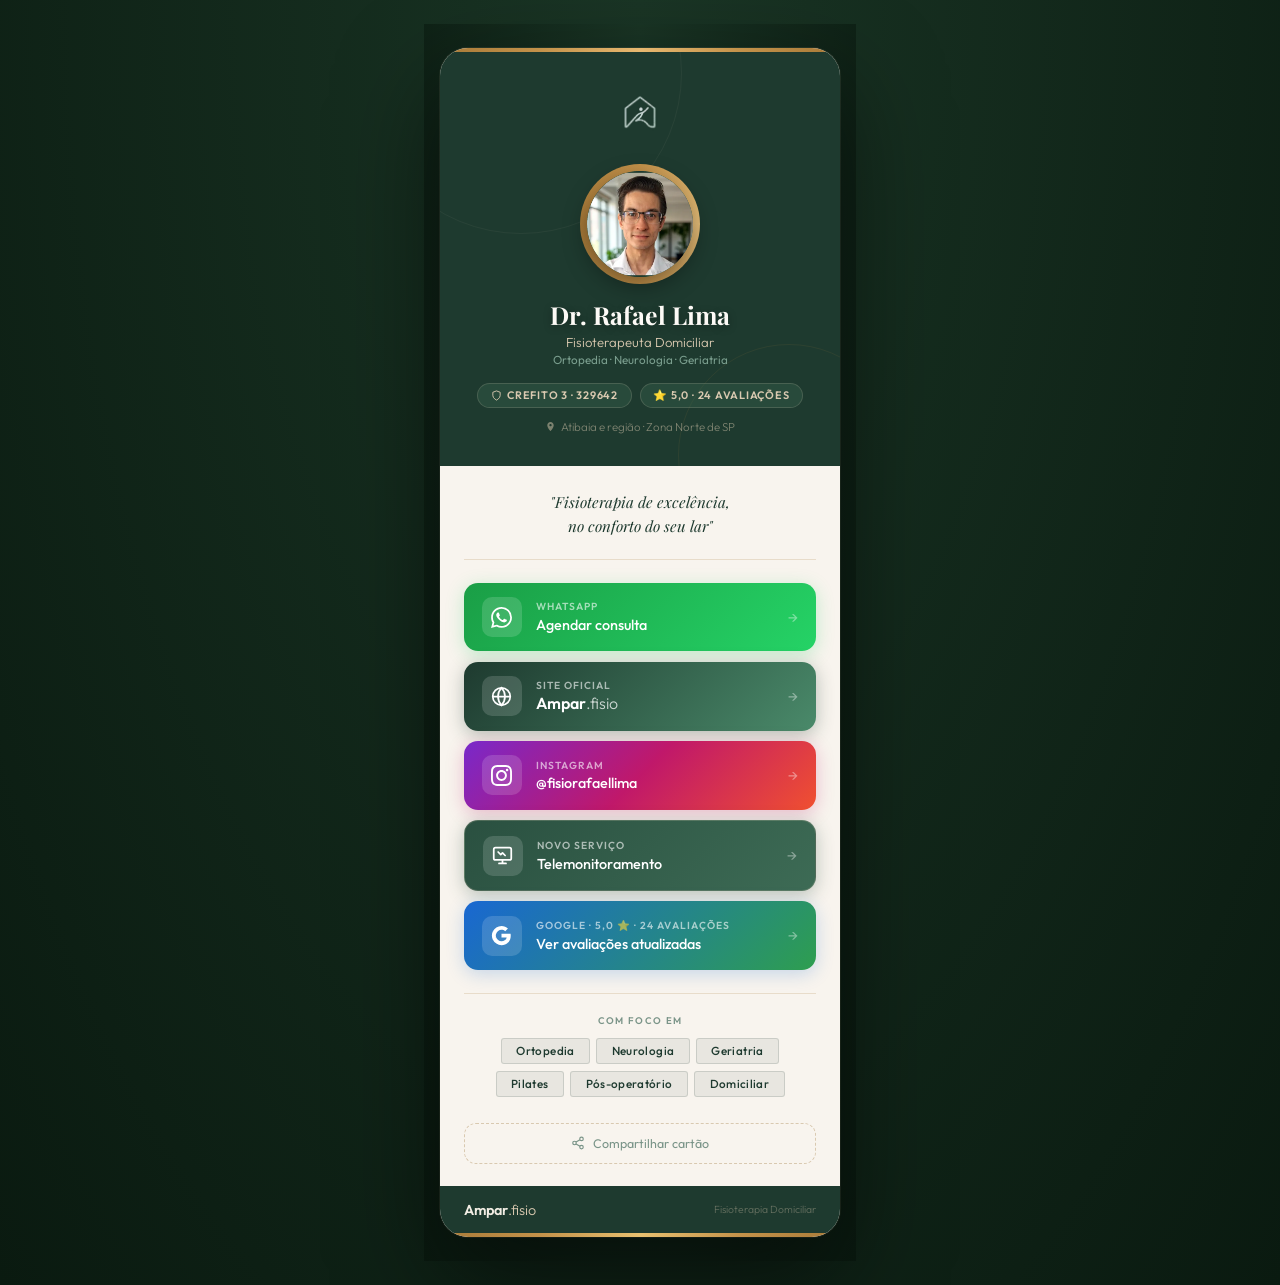
<file: cartao.html>
<!DOCTYPE html>
<html lang="pt-BR">
<head>
  <!-- Google tag (gtag.js): GA4 + Google Ads, configured in analytics.js -->
  <script async src="https://www.googletagmanager.com/gtag/js?id=G-QHZ48VES93"></script>
  <script src="analytics.js"></script>
<meta charset="UTF-8">
<meta name="viewport" content="width=device-width, initial-scale=1.0, maximum-scale=1.0">
<title>Dr. Rafael Lima — Ampar.fisio</title>
<link href="https://fonts.googleapis.com/css2?family=Playfair+Display:ital,wght@0,400;0,700;1,400&family=Outfit:wght@300;400;500;600&display=swap" rel="stylesheet">
<style>
  :root {
    --forest:#1E3A2F; --forest-mid:#2A5040; --forest-light:#3D6B55;
    --sage:#7A9E8E; --sand:#D9C9B0; --sand-light:#E8DCCA;
    --cream:#F2EDE4; --cream-light:#F8F4EE; --white:#FDFAF6;
    --gold:#C4924A; --gold-dark:#A87A38;
    --ink:#18261E; --ink-mid:#3A5044; --ink-light:#7A9488;
  }
  *{box-sizing:border-box;margin:0;padding:0;-webkit-tap-highlight-color:transparent;}
  html,body{
    font-family:'Outfit',sans-serif;
    min-height:100vh;
    background:radial-gradient(ellipse at top,#1a3525 0%,#0a1a10 100%);
    display:flex;align-items:center;justify-content:center;
    padding:1.5rem 1rem;
  }

  .card{
    width:100%;max-width:400px;
    border-radius:28px;
    overflow:hidden;
    box-shadow:0 40px 100px rgba(0,0,0,0.55),0 0 0 1px rgba(217,201,176,0.1);
    background:var(--cream-light);
    animation:cardIn 0.6s cubic-bezier(0.16,1,0.3,1) forwards;
  }
  @keyframes cardIn{
    from{opacity:0;transform:translateY(24px) scale(0.97)}
    to{opacity:1;transform:translateY(0) scale(1)}
  }

  /* ── GOLD TOP ── */
  .gold-stripe{height:4px;background:linear-gradient(90deg,var(--gold-dark),var(--gold),#e8b870,var(--gold),var(--gold-dark));}

  /* ── HEADER ── */
  .header{
    background:var(--forest);
    padding:1.6rem 1.6rem 2rem;
    text-align:center;
    position:relative;overflow:hidden;
  }
  /* organic bg circles */
  .header::before{content:'';position:absolute;width:320px;height:320px;border-radius:50%;border:1.5px solid rgba(217,201,176,0.06);top:-140px;left:-80px;pointer-events:none;}
  .header::after{content:'';position:absolute;width:220px;height:220px;border-radius:50%;border:1px solid rgba(196,146,74,0.09);bottom:-100px;right:-60px;pointer-events:none;}

  /* Logo — real PNG, sem filtro para preservar cor original */
  .logo-wrap{
    display:flex;align-items:center;justify-content:center;gap:0.6rem;
    margin-bottom:1.4rem;position:relative;z-index:2;
  }
  .logo-name{
    font-family:'Outfit',sans-serif;
    font-size:1.2rem;font-weight:600;
    color:var(--cream);letter-spacing:-0.01em;
  }
  .logo-name span{font-weight:300;color:var(--sand);}
  .logo-img{
    height:68px;width:auto;
    /* Inverte para ficar legível sobre fundo escuro */

  }

  /* Avatar com foto real */
  .avatar-outer{
    position:relative;z-index:2;
    width:112px;height:112px;
    margin:0 auto 1.1rem;
  }
  .avatar-ring{
    position:absolute;inset:-4px;
    border-radius:50%;
    background:conic-gradient(var(--gold) 0deg,#e8c07a 90deg,var(--gold) 180deg,var(--gold-dark) 270deg,var(--gold) 360deg);
    animation:spin 8s linear infinite;
  }
  @keyframes spin{to{transform:rotate(360deg)}}
  .avatar-inner{
    position:absolute;inset:3px;
    border-radius:50%;
    overflow:hidden;
    background:var(--forest-mid);
    box-shadow:0 8px 24px rgba(0,0,0,0.4);
  }
  .avatar-inner img{
    width:100%;height:100%;
    object-fit:cover;
    object-position:center 5%;
    display:block;
  }

  .dr-name{
    font-family:'Playfair Display',serif;
    font-size:1.55rem;font-weight:700;
    color:var(--white);
    position:relative;z-index:2;
    margin-bottom:0.2rem;
    text-shadow:0 2px 8px rgba(0,0,0,0.3);
  }
  .dr-title{
    font-size:0.82rem;font-weight:300;
    color:var(--sand);
    position:relative;z-index:2;
    margin-bottom:0.12rem;
  }
  .dr-spec{
    font-size:0.73rem;font-weight:400;
    color:var(--sage);
    position:relative;z-index:2;
    margin-bottom:1rem;
  }

  .badges{display:flex;align-items:center;justify-content:center;gap:0.5rem;flex-wrap:wrap;position:relative;z-index:2;}
  .badge{
    display:inline-flex;align-items:center;gap:0.35rem;
    background:rgba(61,107,85,0.35);
    border:1px solid rgba(217,201,176,0.18);
    border-radius:20px;padding:0.28rem 0.8rem;
    font-size:0.68rem;font-weight:600;
    letter-spacing:0.07em;text-transform:uppercase;
    color:var(--sand);
  }
  .badge svg{width:11px;height:11px;}

  .location{
    display:flex;align-items:center;justify-content:center;gap:0.35rem;
    margin-top:0.7rem;
    font-size:0.72rem;font-weight:300;
    color:rgba(217,201,176,0.5);
    position:relative;z-index:2;
  }

  /* ── BODY ── */
  .body{padding:1.6rem 1.5rem;}

  .tagline{
    font-family:'Playfair Display',serif;
    font-style:italic;font-size:0.95rem;
    color:var(--forest);text-align:center;
    line-height:1.55;
    margin-bottom:1.4rem;padding-bottom:1.3rem;
    border-bottom:1px solid var(--sand-light);
  }

  /* ── BUTTONS ── */
  .btns{display:flex;flex-direction:column;gap:0.65rem;}
  .btn{
    display:flex;align-items:center;gap:0.9rem;
    padding:0.9rem 1.1rem;border-radius:14px;
    text-decoration:none;border:none;width:100%;text-align:left;
    cursor:pointer;
    transition:transform 0.18s ease,box-shadow 0.18s ease,filter 0.18s ease;
    -webkit-tap-highlight-color:transparent;
    position:relative;overflow:hidden;
  }
  .btn::after{
    content:'';
    position:absolute;inset:0;
    background:rgba(255,255,255,0);
    transition:background 0.15s;
  }
  .btn:active::after{background:rgba(255,255,255,0.12);}
  .btn:hover{transform:translateY(-2px);filter:brightness(1.06);}
  .btn:active{transform:scale(0.98);}

  .btn-wa{background:linear-gradient(135deg,#1a9e46,#25D366);box-shadow:0 4px 18px rgba(37,211,102,0.25);}
  .btn-site{background:linear-gradient(135deg,var(--forest),#4a8a6a);box-shadow:0 4px 18px rgba(30,58,47,0.3);}
  .btn-ig{background:linear-gradient(135deg,#7928ca,#c0186a,#f05030);box-shadow:0 4px 18px rgba(192,24,106,0.25);}
  .btn-gg{background:linear-gradient(135deg,#1967d2,#2e9e4f);box-shadow:0 4px 18px rgba(25,103,210,0.22);}

  .btn-icon{
    width:40px;height:40px;border-radius:10px;
    background:rgba(255,255,255,0.15);
    display:flex;align-items:center;justify-content:center;
    flex-shrink:0;
  }
  .btn-icon svg{width:21px;height:21px;}
  .btn-text{flex:1;}
  .btn-label{
    font-size:0.64rem;font-weight:600;
    letter-spacing:0.1em;text-transform:uppercase;
    color:rgba(255,255,255,0.6);
    display:block;margin-bottom:0.05rem;
  }
  .btn-val{font-size:0.9rem;font-weight:500;color:#fff;}
  .btn-arr{color:rgba(255,255,255,0.4);font-size:0.95rem;}

  /* ── SPECS ── */
  .specs{margin-top:1.4rem;padding-top:1.3rem;border-top:1px solid var(--sand-light);}
  .specs-lbl{
    font-size:0.6rem;font-weight:600;
    letter-spacing:0.14em;text-transform:uppercase;
    color:var(--ink-light);text-align:center;
    margin-bottom:0.7rem;
  }
  .specs-row{display:flex;flex-wrap:wrap;gap:0.4rem;justify-content:center;}
  .spec{
    background:rgba(30,58,47,0.07);
    border:1px solid rgba(30,58,47,0.15);
    color:var(--forest);
    font-size:0.73rem;font-weight:500;
    letter-spacing:0.03em;
    padding:0.3rem 0.9rem;border-radius:3px;
  }

  /* ── SHARE ── */
  .share-wrap{padding:0 1.5rem 1.4rem;}
  .share-btn{
    display:flex;align-items:center;justify-content:center;gap:0.45rem;
    width:100%;padding:0.75rem;
    background:none;border:1.5px dashed var(--sand);
    border-radius:12px;color:var(--ink-light);
    font-family:'Outfit',sans-serif;font-size:0.78rem;font-weight:400;
    cursor:pointer;
    transition:border-color 0.2s,color 0.2s,background 0.2s;
  }
  .share-btn:hover{border-color:var(--forest);color:var(--forest);background:rgba(30,58,47,0.04);}

  /* ── FOOTER ── */
  .footer{
    background:var(--forest);
    padding:0.9rem 1.5rem;
    display:flex;align-items:center;justify-content:space-between;
  }
  .footer-brand{font-family:'Outfit',sans-serif;font-size:0.9rem;font-weight:600;color:var(--cream);}
  .footer-brand span{font-weight:300;color:var(--sand);}
  .footer-copy{font-size:0.65rem;font-weight:300;color:rgba(217,201,176,0.38);}
  .gold-bottom{height:4px;background:linear-gradient(90deg,var(--gold-dark),var(--gold),#e8c070,var(--gold),var(--gold-dark));}

  /* ── TOAST ── */
  .toast{
    position:fixed;bottom:1.5rem;left:50%;
    transform:translateX(-50%) translateY(16px);
    background:var(--forest);color:var(--cream);
    padding:0.65rem 1.4rem;border-radius:10px;
    font-size:0.82rem;
    box-shadow:0 8px 24px rgba(0,0,0,0.3);
    opacity:0;pointer-events:none;
    transition:opacity 0.3s,transform 0.3s;
    z-index:999;white-space:nowrap;
  }
  .toast.show{opacity:1;transform:translateX(-50%) translateY(0);}

  .btn-val-brand{
    font-family:'Outfit',sans-serif;
    font-size:1rem;font-weight:600;color:#fff;display:block;
  }
  .btn-val-brand-light{font-weight:300;color:rgba(255,255,255,0.75);}


  /* ── SHARE MODAL ── */
  .share-modal-overlay{
    position:fixed;inset:0;z-index:9999;
    background:rgba(0,0,0,0.55);backdrop-filter:blur(6px);
    display:flex;align-items:flex-end;justify-content:center;
    padding:1rem;
    opacity:0;pointer-events:none;
    transition:opacity 0.25s ease;
  }
  .share-modal-overlay.open{opacity:1;pointer-events:all;}

  .share-modal-box{
    background:var(--white);
    border-radius:20px 20px 16px 16px;
    padding:1.8rem 1.5rem 1.5rem;
    width:100%;max-width:400px;
    box-shadow:0 -8px 40px rgba(0,0,0,0.2);
    transform:translateY(20px);
    transition:transform 0.3s ease;
  }
  .share-modal-overlay.open .share-modal-box{transform:translateY(0);}

  .share-modal-title{
    font-family:'Playfair Display',serif;
    font-size:1.15rem;font-weight:700;
    color:var(--forest);text-align:center;margin-bottom:0.3rem;
  }
  .share-modal-sub{
    font-size:0.75rem;font-weight:300;
    color:var(--ink-light);text-align:center;margin-bottom:1.4rem;
  }

  .share-opt{
    display:flex;align-items:center;justify-content:center;gap:0.7rem;
    width:100%;padding:0.9rem;border-radius:12px;
    font-family:'Outfit',sans-serif;font-size:0.9rem;font-weight:500;
    border:none;cursor:pointer;margin-bottom:0.6rem;
    transition:opacity 0.2s,transform 0.15s;
  }
  .share-opt:active{transform:scale(0.98);opacity:0.85;}

  .share-opt-wa{background:linear-gradient(135deg,#1a9e46,#25D366);color:#fff;box-shadow:0 4px 16px rgba(37,211,102,0.25);}
  .share-opt-copy{background:var(--cream-light);color:var(--forest);border:1.5px solid var(--sand-light);}
  .share-opt-cancel{background:none;color:var(--ink-light);font-size:0.82rem;font-weight:400;margin-bottom:0;}


  .btn-tele{
    background:linear-gradient(135deg,#2A5040,#3D6B55);
    box-shadow:0 4px 18px rgba(42,80,64,0.3);
    border:1px solid rgba(217,201,176,0.2);
  }
  .btn-tele:hover{box-shadow:0 8px 28px rgba(42,80,64,0.4);}

</style>
</head>
<body>
<div class="card">

  <div class="gold-stripe"></div>

  <div class="header">

    <!-- Logo real Ampar.fisio -->
    <div class="logo-wrap">
      <img class="logo-img" src="img/logo-ampar-70.webp" alt="Ampar.fisio">
    </div>

    <!-- Foto real Dr. Rafael — rosto em destaque -->
    <div class="avatar-outer">
      <div class="avatar-ring"></div>
      <div class="avatar-inner">
        <img src="img/dr-rafael-lima-cartao.webp" alt="Dr. Rafael Lima">
      </div>
    </div>

    <h1 class="dr-name">Dr. Rafael Lima</h1>
    <p class="dr-title">Fisioterapeuta Domiciliar</p>
    <p class="dr-spec">Ortopedia · Neurologia · Geriatria</p>

    <div class="badges">
      <div class="badge">
        <svg viewBox="0 0 24 24" fill="none" stroke="currentColor" stroke-width="2"><path d="M12 22s8-4 8-10V5l-8-3-8 3v7c0 6 8 10 8 10z"/></svg>
        CREFITO 3 · 329642
      </div>
      <div class="badge">⭐ 5,0 · 24 avaliações</div>
    </div>

    <div class="location">
      <svg width="11" height="11" viewBox="0 0 24 24" fill="currentColor"><path d="M12 2C8.13 2 5 5.13 5 9c0 5.25 7 13 7 13s7-7.75 7-13c0-3.87-3.13-7-7-7zm0 9.5c-1.38 0-2.5-1.12-2.5-2.5s1.12-2.5 2.5-2.5 2.5 1.12 2.5 2.5-1.12 2.5-2.5 2.5z"/></svg>
      Atibaia e região · Zona Norte de SP
    </div>

  </div>

  <div class="body">

    <p class="tagline">"Fisioterapia de excelência,<br>no conforto do seu lar"</p>

    <div class="btns">

      <a href="https://wa.me/5511988791599?text=Ol%C3%A1%20Dr.%20Rafael%2C%20vim%20pelo%20seu%20cart%C3%A3o%20digital%20e%20gostaria%20de%20saber%20mais%20sobre%20o%20atendimento%20domiciliar."
         target="_blank" class="btn btn-wa">
        <div class="btn-icon">
          <svg viewBox="0 0 24 24" fill="white"><path d="M17.472 14.382c-.297-.149-1.758-.867-2.03-.967-.273-.099-.471-.148-.67.15-.197.297-.767.966-.94 1.164-.173.199-.347.223-.644.075-.297-.15-1.255-.463-2.39-1.475-.883-.788-1.48-1.761-1.653-2.059-.173-.297-.018-.458.13-.606.134-.133.298-.347.446-.52.149-.174.198-.298.298-.497.099-.198.05-.371-.025-.52-.075-.149-.669-1.612-.916-2.207-.242-.579-.487-.5-.669-.51-.173-.008-.371-.01-.57-.01-.198 0-.52.074-.792.372-.272.297-1.04 1.016-1.04 2.479 0 1.462 1.065 2.875 1.213 3.074.149.198 2.096 3.2 5.077 4.487.709.306 1.262.489 1.694.625.712.227 1.36.195 1.871.118.571-.085 1.758-.719 2.006-1.413.248-.694.248-1.289.173-1.413-.074-.124-.272-.198-.57-.347m-5.421 7.403h-.004a9.87 9.87 0 01-5.031-1.378l-.361-.214-3.741.982.998-3.648-.235-.374a9.86 9.86 0 01-1.51-5.26c.001-5.45 4.436-9.884 9.888-9.884 2.64 0 5.122 1.03 6.988 2.898a9.825 9.825 0 012.893 6.994c-.003 5.45-4.437 9.884-9.885 9.884m8.413-18.297A11.815 11.815 0 0012.05 0C5.495 0 .16 5.335.157 11.892c0 2.096.547 4.142 1.588 5.945L.057 24l6.305-1.654a11.882 11.882 0 005.683 1.448h.005c6.554 0 11.89-5.335 11.893-11.893a11.821 11.821 0 00-3.48-8.413z"/></svg>
        </div>
        <div class="btn-text">
          <span class="btn-label">WhatsApp</span>
          <span class="btn-val">Agendar consulta</span>
        </div>
        <span class="btn-arr">→</span>
      </a>

      <a href="https://122rafael.github.io/Ampar.fisio"
         target="_blank" class="btn btn-site">
        <div class="btn-icon">
          <svg viewBox="0 0 24 24" fill="none" stroke="white" stroke-width="2"><circle cx="12" cy="12" r="10"/><line x1="2" y1="12" x2="22" y2="12"/><path d="M12 2a15.3 15.3 0 0 1 4 10 15.3 15.3 0 0 1-4 10 15.3 15.3 0 0 1-4-10 15.3 15.3 0 0 1 4-10z"/></svg>
        </div>
        <div class="btn-text">
          <span class="btn-label">Site oficial</span>
          <span class="btn-val-brand">Ampar<span class="btn-val-brand-light">.fisio</span></span>
        </div>
        <span class="btn-arr">→</span>
      </a>

      <a href="https://www.instagram.com/fisiorafaellima"
         target="_blank" class="btn btn-ig">
        <div class="btn-icon">
          <svg viewBox="0 0 24 24" fill="white"><path d="M12 2.163c3.204 0 3.584.012 4.85.07 3.252.148 4.771 1.691 4.919 4.919.058 1.265.069 1.645.069 4.849 0 3.205-.012 3.584-.069 4.849-.149 3.225-1.664 4.771-4.919 4.919-1.266.058-1.644.07-4.85.07-3.204 0-3.584-.012-4.849-.07-3.26-.149-4.771-1.699-4.919-4.92-.058-1.265-.07-1.644-.07-4.849 0-3.204.013-3.583.07-4.849.149-3.227 1.664-4.771 4.919-4.919 1.266-.057 1.645-.069 4.849-.069zm0-2.163c-3.259 0-3.667.014-4.947.072-4.358.2-6.78 2.618-6.98 6.98-.059 1.281-.073 1.689-.073 4.948 0 3.259.014 3.668.072 4.948.2 4.358 2.618 6.78 6.98 6.98 1.281.058 1.689.072 4.948.072 3.259 0 3.668-.014 4.948-.072 4.354-.2 6.782-2.618 6.979-6.98.059-1.28.073-1.689.073-4.948 0-3.259-.014-3.667-.072-4.947-.196-4.354-2.617-6.78-6.979-6.98-1.281-.059-1.69-.073-4.949-.073zm0 5.838c-3.403 0-6.162 2.759-6.162 6.162s2.759 6.163 6.162 6.163 6.162-2.759 6.162-6.163c0-3.403-2.759-6.162-6.162-6.162zm0 10.162c-2.209 0-4-1.79-4-4 0-2.209 1.791-4 4-4s4 1.791 4 4c0 2.21-1.791 4-4 4zm6.406-11.845c-.796 0-1.441.645-1.441 1.44s.645 1.44 1.441 1.44c.795 0 1.439-.645 1.439-1.44s-.644-1.44-1.439-1.44z"/></svg>
        </div>
        <div class="btn-text">
          <span class="btn-label">Instagram</span>
          <span class="btn-val">@fisiorafaellima</span>
        </div>
        <span class="btn-arr">→</span>
      </a>

      <!-- Telemonitoramento -->
      <a href="https://122rafael.github.io/Ampar.fisio/telemonitoramento.html"
         target="_blank" class="btn btn-tele">
        <div class="btn-icon">
          <svg viewBox="0 0 24 24" fill="none" stroke="white" stroke-width="2" stroke-linecap="round" stroke-linejoin="round"><rect x="2" y="3" width="20" height="14" rx="2"/><path d="M8 21h8M12 17v4"/><path d="M7 8l3 3 2-2 3 3"/></svg>
        </div>
        <div class="btn-text">
          <span class="btn-label">Novo serviço</span>
          <span class="btn-val">Telemonitoramento</span>
        </div>
        <span class="btn-arr">→</span>
      </a>

      <a href="https://www.google.com/search?q=Dr.+Rafael+Lima+Fisioterapia+Domiciliar"
         target="_blank" class="btn btn-gg">
        <div class="btn-icon">
          <svg viewBox="0 0 24 24" fill="white"><path d="M22.56 12.25c0-.78-.07-1.53-.2-2.25H12v4.26h5.92c-.26 1.37-1.04 2.53-2.21 3.31v2.77h3.57c2.08-1.92 3.28-4.74 3.28-8.09z"/><path d="M12 23c2.97 0 5.46-.98 7.28-2.66l-3.57-2.77c-.98.66-2.23 1.06-3.71 1.06-2.86 0-5.29-1.93-6.16-4.53H2.18v2.84C3.99 20.53 7.7 23 12 23z"/><path d="M5.84 14.09c-.22-.66-.35-1.36-.35-2.09s.13-1.43.35-2.09V7.07H2.18C1.43 8.55 1 10.22 1 12s.43 3.45 1.18 4.93l2.85-2.22.81-.62z"/><path d="M12 5.38c1.62 0 3.06.56 4.21 1.64l3.15-3.15C17.45 2.09 14.97 1 12 1 7.7 1 3.99 3.47 2.18 7.07l3.66 2.84c.87-2.6 3.3-4.53 6.16-4.53z"/></svg>
        </div>
        <div class="btn-text">
          <span class="btn-label">Google · 5,0 ⭐ · 24 avaliações</span>
          <span class="btn-val">Ver avaliações atualizadas</span>
        </div>
        <span class="btn-arr">→</span>
      </a>

    </div>

    <div class="specs">
      <p class="specs-lbl">Com foco em</p>
      <div class="specs-row">
        <span class="spec">Ortopedia</span>
        <span class="spec">Neurologia</span>
        <span class="spec">Geriatria</span>
        <span class="spec">Pilates</span>
        <span class="spec">Pós-operatório</span>
        <span class="spec">Domiciliar</span>
      </div>
    </div>

  </div>

  <div class="share-wrap">
    <button class="share-btn" onclick="share()">
      <svg width="14" height="14" viewBox="0 0 24 24" fill="none" stroke="currentColor" stroke-width="2"><circle cx="18" cy="5" r="3"/><circle cx="6" cy="12" r="3"/><circle cx="18" cy="19" r="3"/><line x1="8.59" y1="13.51" x2="15.42" y2="17.49"/><line x1="15.41" y1="6.51" x2="8.59" y2="10.49"/></svg>
      Compartilhar cartão
    </button>
  </div>

  <div class="footer">
    <span class="footer-brand">Ampar<span>.fisio</span></span>
    <span class="footer-copy">Fisioterapia Domiciliar</span>
  </div>
  <div class="gold-bottom"></div>

</div>

<div class="toast" id="toast">✓ Copiado!</div>

<script>
function share(){
  var text = 'Dr. Rafael Lima — Ampar.fisio\nFisioterapia domiciliar com foco em Ortopedia\nAtibaia · Zona Norte de SP\n\nWhatsApp: (11) 98879-1599\nInstagram: @fisiorafaellima';
  if(navigator.share){
    navigator.share({title:'Dr. Rafael Lima — Ampar.fisio', text:text});
  } else if(navigator.clipboard){
    navigator.clipboard.writeText(text).then(function(){
      var t=document.getElementById('toast');
      t.classList.add('show');
      setTimeout(function(){t.classList.remove('show');},2200);
    });
  }
}
</script>

<!-- SHARE MODAL -->
<div id="share-modal" class="share-modal-overlay">
  <div class="share-modal-box">
    <p class="share-modal-title">Compartilhar cartão</p>
    <p class="share-modal-sub">O preview aparece automaticamente no WhatsApp</p>

    <button id="wa-share-btn" class="share-opt share-opt-wa">
      <svg width="22" height="22" viewBox="0 0 24 24" fill="white"><path d="M17.472 14.382c-.297-.149-1.758-.867-2.03-.967-.273-.099-.471-.148-.67.15-.197.297-.767.966-.94 1.164-.173.199-.347.223-.644.075-.297-.15-1.255-.463-2.39-1.475-.883-.788-1.48-1.761-1.653-2.059-.173-.297-.018-.458.13-.606.134-.133.298-.347.446-.52.149-.174.198-.298.298-.497.099-.198.05-.371-.025-.52-.075-.149-.669-1.612-.916-2.207-.242-.579-.487-.5-.669-.51-.173-.008-.371-.01-.57-.01-.198 0-.52.074-.792.372-.272.297-1.04 1.016-1.04 2.479 0 1.462 1.065 2.875 1.213 3.074.149.198 2.096 3.2 5.077 4.487.709.306 1.262.489 1.694.625.712.227 1.36.195 1.871.118.571-.085 1.758-.719 2.006-1.413.248-.694.248-1.289.173-1.413-.074-.124-.272-.198-.57-.347m-5.421 7.403h-.004a9.87 9.87 0 01-5.031-1.378l-.361-.214-3.741.982.998-3.648-.235-.374a9.86 9.86 0 01-1.51-5.26c.001-5.45 4.436-9.884 9.888-9.884 2.64 0 5.122 1.03 6.988 2.898a9.825 9.825 0 012.893 6.994c-.003 5.45-4.437 9.884-9.885 9.884m8.413-18.297A11.815 11.815 0 0012.05 0C5.495 0 .16 5.335.157 11.892c0 2.096.547 4.142 1.588 5.945L.057 24l6.305-1.654a11.882 11.882 0 005.683 1.448h.005c6.554 0 11.89-5.335 11.893-11.893a11.821 11.821 0 00-3.48-8.413z"/></svg>
      Enviar pelo WhatsApp
    </button>

    <button id="copy-share-btn" class="share-opt share-opt-copy">
      <svg width="20" height="20" viewBox="0 0 24 24" fill="none" stroke="currentColor" stroke-width="2"><rect x="9" y="9" width="13" height="13" rx="2"/><path d="M5 15H4a2 2 0 0 1-2-2V4a2 2 0 0 1 2-2h9a2 2 0 0 1 2 2v1"/></svg>
      Copiar link
    </button>

    <button id="close-share-btn" class="share-opt share-opt-cancel">
      Cancelar
    </button>
  </div>
</div>

</body>
</html>
</file>
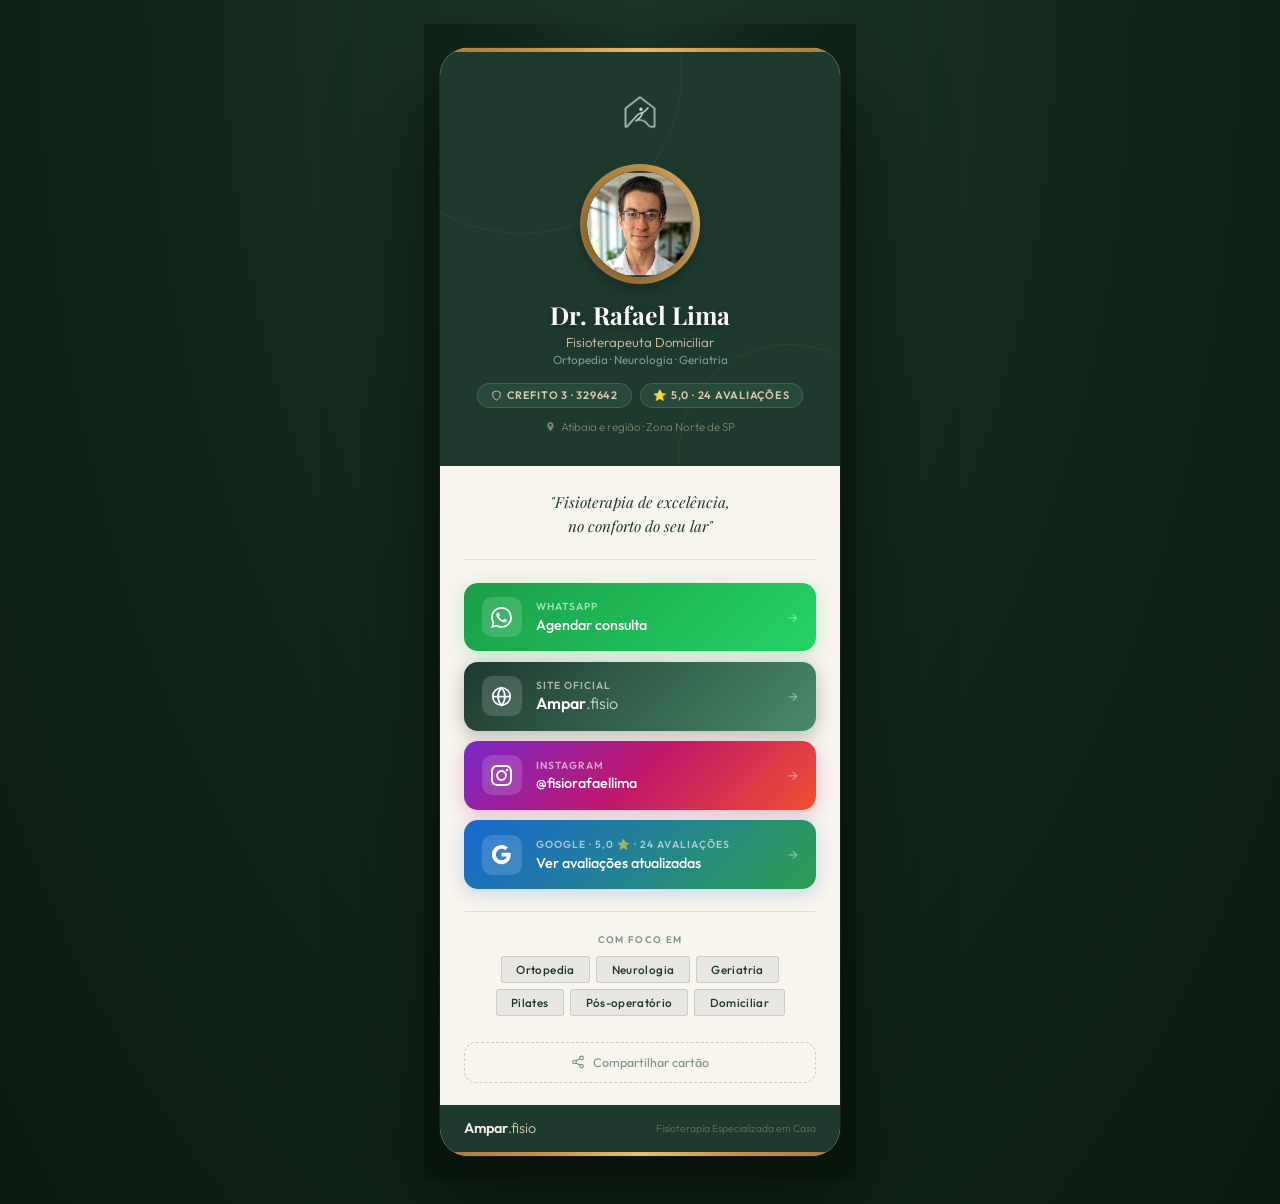
<file: cartao.html.html>
<!DOCTYPE html>
<html lang="pt-BR">
<head>
<meta charset="UTF-8">
<meta name="viewport" content="width=device-width, initial-scale=1.0, maximum-scale=1.0">
<title>Dr. Rafael Lima — Ampar.fisio</title>
<link href="https://fonts.googleapis.com/css2?family=Playfair+Display:ital,wght@0,400;0,700;1,400&family=Outfit:wght@300;400;500;600&display=swap" rel="stylesheet">
<style>
  :root {
    --forest:#1E3A2F; --forest-mid:#2A5040; --forest-light:#3D6B55;
    --sage:#7A9E8E; --sand:#D9C9B0; --sand-light:#E8DCCA;
    --cream:#F2EDE4; --cream-light:#F8F4EE; --white:#FDFAF6;
    --gold:#C4924A; --gold-dark:#A87A38;
    --ink:#18261E; --ink-mid:#3A5044; --ink-light:#7A9488;
  }
  *{box-sizing:border-box;margin:0;padding:0;-webkit-tap-highlight-color:transparent;}
  html,body{
    font-family:'Outfit',sans-serif;
    min-height:100vh;
    background:radial-gradient(ellipse at top,#1a3525 0%,#0a1a10 100%);
    display:flex;align-items:center;justify-content:center;
    padding:1.5rem 1rem;
  }

  .card{
    width:100%;max-width:400px;
    border-radius:28px;
    overflow:hidden;
    box-shadow:0 40px 100px rgba(0,0,0,0.55),0 0 0 1px rgba(217,201,176,0.1);
    background:var(--cream-light);
    animation:cardIn 0.6s cubic-bezier(0.16,1,0.3,1) forwards;
  }
  @keyframes cardIn{
    from{opacity:0;transform:translateY(24px) scale(0.97)}
    to{opacity:1;transform:translateY(0) scale(1)}
  }

  /* ── GOLD TOP ── */
  .gold-stripe{height:4px;background:linear-gradient(90deg,var(--gold-dark),var(--gold),#e8b870,var(--gold),var(--gold-dark));}

  /* ── HEADER ── */
  .header{
    background:var(--forest);
    padding:1.6rem 1.6rem 2rem;
    text-align:center;
    position:relative;overflow:hidden;
  }
  /* organic bg circles */
  .header::before{content:'';position:absolute;width:320px;height:320px;border-radius:50%;border:1.5px solid rgba(217,201,176,0.06);top:-140px;left:-80px;pointer-events:none;}
  .header::after{content:'';position:absolute;width:220px;height:220px;border-radius:50%;border:1px solid rgba(196,146,74,0.09);bottom:-100px;right:-60px;pointer-events:none;}

  /* Logo — real PNG, sem filtro para preservar cor original */
  .logo-wrap{
    display:flex;align-items:center;justify-content:center;gap:0.6rem;
    margin-bottom:1.4rem;position:relative;z-index:2;
  }
  .logo-name{
    font-family:'Outfit',sans-serif;
    font-size:1.2rem;font-weight:600;
    color:var(--cream);letter-spacing:-0.01em;
  }
  .logo-name span{font-weight:300;color:var(--sand);}
  .logo-img{
    height:68px;width:auto;
    /* Inverte para ficar legível sobre fundo escuro */

  }

  /* Avatar com foto real */
  .avatar-outer{
    position:relative;z-index:2;
    width:112px;height:112px;
    margin:0 auto 1.1rem;
  }
  .avatar-ring{
    position:absolute;inset:-4px;
    border-radius:50%;
    background:conic-gradient(var(--gold) 0deg,#e8c07a 90deg,var(--gold) 180deg,var(--gold-dark) 270deg,var(--gold) 360deg);
    animation:spin 8s linear infinite;
  }
  @keyframes spin{to{transform:rotate(360deg)}}
  .avatar-inner{
    position:absolute;inset:3px;
    border-radius:50%;
    overflow:hidden;
    background:var(--forest-mid);
    box-shadow:0 8px 24px rgba(0,0,0,0.4);
  }
  .avatar-inner img{
    width:100%;height:100%;
    object-fit:cover;
    object-position:center 5%;
    display:block;
  }

  .dr-name{
    font-family:'Playfair Display',serif;
    font-size:1.55rem;font-weight:700;
    color:var(--white);
    position:relative;z-index:2;
    margin-bottom:0.2rem;
    text-shadow:0 2px 8px rgba(0,0,0,0.3);
  }
  .dr-title{
    font-size:0.82rem;font-weight:300;
    color:var(--sand);
    position:relative;z-index:2;
    margin-bottom:0.12rem;
  }
  .dr-spec{
    font-size:0.73rem;font-weight:400;
    color:var(--sage);
    position:relative;z-index:2;
    margin-bottom:1rem;
  }

  .badges{display:flex;align-items:center;justify-content:center;gap:0.5rem;flex-wrap:wrap;position:relative;z-index:2;}
  .badge{
    display:inline-flex;align-items:center;gap:0.35rem;
    background:rgba(61,107,85,0.35);
    border:1px solid rgba(217,201,176,0.18);
    border-radius:20px;padding:0.28rem 0.8rem;
    font-size:0.68rem;font-weight:600;
    letter-spacing:0.07em;text-transform:uppercase;
    color:var(--sand);
  }
  .badge svg{width:11px;height:11px;}

  .location{
    display:flex;align-items:center;justify-content:center;gap:0.35rem;
    margin-top:0.7rem;
    font-size:0.72rem;font-weight:300;
    color:rgba(217,201,176,0.5);
    position:relative;z-index:2;
  }

  /* ── BODY ── */
  .body{padding:1.6rem 1.5rem;}

  .tagline{
    font-family:'Playfair Display',serif;
    font-style:italic;font-size:0.95rem;
    color:var(--forest);text-align:center;
    line-height:1.55;
    margin-bottom:1.4rem;padding-bottom:1.3rem;
    border-bottom:1px solid var(--sand-light);
  }

  /* ── BUTTONS ── */
  .btns{display:flex;flex-direction:column;gap:0.65rem;}
  .btn{
    display:flex;align-items:center;gap:0.9rem;
    padding:0.9rem 1.1rem;border-radius:14px;
    text-decoration:none;border:none;width:100%;text-align:left;
    cursor:pointer;
    transition:transform 0.18s ease,box-shadow 0.18s ease,filter 0.18s ease;
    -webkit-tap-highlight-color:transparent;
    position:relative;overflow:hidden;
  }
  .btn::after{
    content:'';
    position:absolute;inset:0;
    background:rgba(255,255,255,0);
    transition:background 0.15s;
  }
  .btn:active::after{background:rgba(255,255,255,0.12);}
  .btn:hover{transform:translateY(-2px);filter:brightness(1.06);}
  .btn:active{transform:scale(0.98);}

  .btn-wa{background:linear-gradient(135deg,#1a9e46,#25D366);box-shadow:0 4px 18px rgba(37,211,102,0.25);}
  .btn-site{background:linear-gradient(135deg,var(--forest),#4a8a6a);box-shadow:0 4px 18px rgba(30,58,47,0.3);}
  .btn-ig{background:linear-gradient(135deg,#7928ca,#c0186a,#f05030);box-shadow:0 4px 18px rgba(192,24,106,0.25);}
  .btn-gg{background:linear-gradient(135deg,#1967d2,#2e9e4f);box-shadow:0 4px 18px rgba(25,103,210,0.22);}

  .btn-icon{
    width:40px;height:40px;border-radius:10px;
    background:rgba(255,255,255,0.15);
    display:flex;align-items:center;justify-content:center;
    flex-shrink:0;
  }
  .btn-icon svg{width:21px;height:21px;}
  .btn-text{flex:1;}
  .btn-label{
    font-size:0.64rem;font-weight:600;
    letter-spacing:0.1em;text-transform:uppercase;
    color:rgba(255,255,255,0.6);
    display:block;margin-bottom:0.05rem;
  }
  .btn-val{font-size:0.9rem;font-weight:500;color:#fff;}
  .btn-arr{color:rgba(255,255,255,0.4);font-size:0.95rem;}

  /* ── SPECS ── */
  .specs{margin-top:1.4rem;padding-top:1.3rem;border-top:1px solid var(--sand-light);}
  .specs-lbl{
    font-size:0.6rem;font-weight:600;
    letter-spacing:0.14em;text-transform:uppercase;
    color:var(--ink-light);text-align:center;
    margin-bottom:0.7rem;
  }
  .specs-row{display:flex;flex-wrap:wrap;gap:0.4rem;justify-content:center;}
  .spec{
    background:rgba(30,58,47,0.07);
    border:1px solid rgba(30,58,47,0.15);
    color:var(--forest);
    font-size:0.73rem;font-weight:500;
    letter-spacing:0.03em;
    padding:0.3rem 0.9rem;border-radius:3px;
  }

  /* ── SHARE ── */
  .share-wrap{padding:0 1.5rem 1.4rem;}
  .share-btn{
    display:flex;align-items:center;justify-content:center;gap:0.45rem;
    width:100%;padding:0.75rem;
    background:none;border:1.5px dashed var(--sand);
    border-radius:12px;color:var(--ink-light);
    font-family:'Outfit',sans-serif;font-size:0.78rem;font-weight:400;
    cursor:pointer;
    transition:border-color 0.2s,color 0.2s,background 0.2s;
  }
  .share-btn:hover{border-color:var(--forest);color:var(--forest);background:rgba(30,58,47,0.04);}

  /* ── FOOTER ── */
  .footer{
    background:var(--forest);
    padding:0.9rem 1.5rem;
    display:flex;align-items:center;justify-content:space-between;
  }
  .footer-brand{font-family:'Outfit',sans-serif;font-size:0.9rem;font-weight:600;color:var(--cream);}
  .footer-brand span{font-weight:300;color:var(--sand);}
  .footer-copy{font-size:0.65rem;font-weight:300;color:rgba(217,201,176,0.38);}
  .gold-bottom{height:4px;background:linear-gradient(90deg,var(--gold-dark),var(--gold),#e8c070,var(--gold),var(--gold-dark));}

  /* ── TOAST ── */
  .toast{
    position:fixed;bottom:1.5rem;left:50%;
    transform:translateX(-50%) translateY(16px);
    background:var(--forest);color:var(--cream);
    padding:0.65rem 1.4rem;border-radius:10px;
    font-size:0.82rem;
    box-shadow:0 8px 24px rgba(0,0,0,0.3);
    opacity:0;pointer-events:none;
    transition:opacity 0.3s,transform 0.3s;
    z-index:999;white-space:nowrap;
  }
  .toast.show{opacity:1;transform:translateX(-50%) translateY(0);}

  .btn-val-brand{
    font-family:'Outfit',sans-serif;
    font-size:1rem;font-weight:600;color:#fff;display:block;
  }
  .btn-val-brand-light{font-weight:300;color:rgba(255,255,255,0.75);}

</style>
</head>
<body>
<div class="card">

  <div class="gold-stripe"></div>

  <div class="header">

    <!-- Logo real Ampar.fisio -->
    <div class="logo-wrap">
      <img class="logo-img" src="[data-uri]" alt="Ampar.fisio">
    </div>

    <!-- Foto real Dr. Rafael — rosto em destaque -->
    <div class="avatar-outer">
      <div class="avatar-ring"></div>
      <div class="avatar-inner">
        <img src="[data-uri]" alt="Dr. Rafael Lima">
      </div>
    </div>

    <h1 class="dr-name">Dr. Rafael Lima</h1>
    <p class="dr-title">Fisioterapeuta Domiciliar</p>
    <p class="dr-spec">Ortopedia · Neurologia · Geriatria</p>

    <div class="badges">
      <div class="badge">
        <svg viewBox="0 0 24 24" fill="none" stroke="currentColor" stroke-width="2"><path d="M12 22s8-4 8-10V5l-8-3-8 3v7c0 6 8 10 8 10z"/></svg>
        CREFITO 3 · 329642
      </div>
      <div class="badge">⭐ 5,0 · 24 avaliações</div>
    </div>

    <div class="location">
      <svg width="11" height="11" viewBox="0 0 24 24" fill="currentColor"><path d="M12 2C8.13 2 5 5.13 5 9c0 5.25 7 13 7 13s7-7.75 7-13c0-3.87-3.13-7-7-7zm0 9.5c-1.38 0-2.5-1.12-2.5-2.5s1.12-2.5 2.5-2.5 2.5 1.12 2.5 2.5-1.12 2.5-2.5 2.5z"/></svg>
      Atibaia e região · Zona Norte de SP
    </div>

  </div>

  <div class="body">

    <p class="tagline">"Fisioterapia de excelência,<br>no conforto do seu lar"</p>

    <div class="btns">

      <a href="https://wa.me/5511988791599?text=Ol%C3%A1%20Dr.%20Rafael%2C%20vim%20pelo%20seu%20cart%C3%A3o%20digital%20e%20gostaria%20de%20saber%20mais%20sobre%20o%20atendimento%20domiciliar."
         target="_blank" class="btn btn-wa">
        <div class="btn-icon">
          <svg viewBox="0 0 24 24" fill="white"><path d="M17.472 14.382c-.297-.149-1.758-.867-2.03-.967-.273-.099-.471-.148-.67.15-.197.297-.767.966-.94 1.164-.173.199-.347.223-.644.075-.297-.15-1.255-.463-2.39-1.475-.883-.788-1.48-1.761-1.653-2.059-.173-.297-.018-.458.13-.606.134-.133.298-.347.446-.52.149-.174.198-.298.298-.497.099-.198.05-.371-.025-.52-.075-.149-.669-1.612-.916-2.207-.242-.579-.487-.5-.669-.51-.173-.008-.371-.01-.57-.01-.198 0-.52.074-.792.372-.272.297-1.04 1.016-1.04 2.479 0 1.462 1.065 2.875 1.213 3.074.149.198 2.096 3.2 5.077 4.487.709.306 1.262.489 1.694.625.712.227 1.36.195 1.871.118.571-.085 1.758-.719 2.006-1.413.248-.694.248-1.289.173-1.413-.074-.124-.272-.198-.57-.347m-5.421 7.403h-.004a9.87 9.87 0 01-5.031-1.378l-.361-.214-3.741.982.998-3.648-.235-.374a9.86 9.86 0 01-1.51-5.26c.001-5.45 4.436-9.884 9.888-9.884 2.64 0 5.122 1.03 6.988 2.898a9.825 9.825 0 012.893 6.994c-.003 5.45-4.437 9.884-9.885 9.884m8.413-18.297A11.815 11.815 0 0012.05 0C5.495 0 .16 5.335.157 11.892c0 2.096.547 4.142 1.588 5.945L.057 24l6.305-1.654a11.882 11.882 0 005.683 1.448h.005c6.554 0 11.89-5.335 11.893-11.893a11.821 11.821 0 00-3.48-8.413z"/></svg>
        </div>
        <div class="btn-text">
          <span class="btn-label">WhatsApp</span>
          <span class="btn-val">Agendar consulta</span>
        </div>
        <span class="btn-arr">→</span>
      </a>

      <a href="https://122rafael.github.io/Ampar.fisio"
         target="_blank" class="btn btn-site">
        <div class="btn-icon">
          <svg viewBox="0 0 24 24" fill="none" stroke="white" stroke-width="2"><circle cx="12" cy="12" r="10"/><line x1="2" y1="12" x2="22" y2="12"/><path d="M12 2a15.3 15.3 0 0 1 4 10 15.3 15.3 0 0 1-4 10 15.3 15.3 0 0 1-4-10 15.3 15.3 0 0 1 4-10z"/></svg>
        </div>
        <div class="btn-text">
          <span class="btn-label">Site oficial</span>
          <span class="btn-val-brand">Ampar<span class="btn-val-brand-light">.fisio</span></span>
        </div>
        <span class="btn-arr">→</span>
      </a>

      <a href="https://www.instagram.com/fisiorafaellima"
         target="_blank" class="btn btn-ig">
        <div class="btn-icon">
          <svg viewBox="0 0 24 24" fill="white"><path d="M12 2.163c3.204 0 3.584.012 4.85.07 3.252.148 4.771 1.691 4.919 4.919.058 1.265.069 1.645.069 4.849 0 3.205-.012 3.584-.069 4.849-.149 3.225-1.664 4.771-4.919 4.919-1.266.058-1.644.07-4.85.07-3.204 0-3.584-.012-4.849-.07-3.26-.149-4.771-1.699-4.919-4.92-.058-1.265-.07-1.644-.07-4.849 0-3.204.013-3.583.07-4.849.149-3.227 1.664-4.771 4.919-4.919 1.266-.057 1.645-.069 4.849-.069zm0-2.163c-3.259 0-3.667.014-4.947.072-4.358.2-6.78 2.618-6.98 6.98-.059 1.281-.073 1.689-.073 4.948 0 3.259.014 3.668.072 4.948.2 4.358 2.618 6.78 6.98 6.98 1.281.058 1.689.072 4.948.072 3.259 0 3.668-.014 4.948-.072 4.354-.2 6.782-2.618 6.979-6.98.059-1.28.073-1.689.073-4.948 0-3.259-.014-3.667-.072-4.947-.196-4.354-2.617-6.78-6.979-6.98-1.281-.059-1.69-.073-4.949-.073zm0 5.838c-3.403 0-6.162 2.759-6.162 6.162s2.759 6.163 6.162 6.163 6.162-2.759 6.162-6.163c0-3.403-2.759-6.162-6.162-6.162zm0 10.162c-2.209 0-4-1.79-4-4 0-2.209 1.791-4 4-4s4 1.791 4 4c0 2.21-1.791 4-4 4zm6.406-11.845c-.796 0-1.441.645-1.441 1.44s.645 1.44 1.441 1.44c.795 0 1.439-.645 1.439-1.44s-.644-1.44-1.439-1.44z"/></svg>
        </div>
        <div class="btn-text">
          <span class="btn-label">Instagram</span>
          <span class="btn-val">@fisiorafaellima</span>
        </div>
        <span class="btn-arr">→</span>
      </a>

      <a href="https://www.google.com/search?q=Dr.+Rafael+Lima+Fisioterapia+Domiciliar+Especializada"
         target="_blank" class="btn btn-gg">
        <div class="btn-icon">
          <svg viewBox="0 0 24 24" fill="white"><path d="M22.56 12.25c0-.78-.07-1.53-.2-2.25H12v4.26h5.92c-.26 1.37-1.04 2.53-2.21 3.31v2.77h3.57c2.08-1.92 3.28-4.74 3.28-8.09z"/><path d="M12 23c2.97 0 5.46-.98 7.28-2.66l-3.57-2.77c-.98.66-2.23 1.06-3.71 1.06-2.86 0-5.29-1.93-6.16-4.53H2.18v2.84C3.99 20.53 7.7 23 12 23z"/><path d="M5.84 14.09c-.22-.66-.35-1.36-.35-2.09s.13-1.43.35-2.09V7.07H2.18C1.43 8.55 1 10.22 1 12s.43 3.45 1.18 4.93l2.85-2.22.81-.62z"/><path d="M12 5.38c1.62 0 3.06.56 4.21 1.64l3.15-3.15C17.45 2.09 14.97 1 12 1 7.7 1 3.99 3.47 2.18 7.07l3.66 2.84c.87-2.6 3.3-4.53 6.16-4.53z"/></svg>
        </div>
        <div class="btn-text">
          <span class="btn-label">Google · 5,0 ⭐ · 24 avaliações</span>
          <span class="btn-val">Ver avaliações atualizadas</span>
        </div>
        <span class="btn-arr">→</span>
      </a>

    </div>

    <div class="specs">
      <p class="specs-lbl">Com foco em</p>
      <div class="specs-row">
        <span class="spec">Ortopedia</span>
        <span class="spec">Neurologia</span>
        <span class="spec">Geriatria</span>
        <span class="spec">Pilates</span>
        <span class="spec">Pós-operatório</span>
        <span class="spec">Domiciliar</span>
      </div>
    </div>

  </div>

  <div class="share-wrap">
    <button class="share-btn" onclick="share()">
      <svg width="14" height="14" viewBox="0 0 24 24" fill="none" stroke="currentColor" stroke-width="2"><circle cx="18" cy="5" r="3"/><circle cx="6" cy="12" r="3"/><circle cx="18" cy="19" r="3"/><line x1="8.59" y1="13.51" x2="15.42" y2="17.49"/><line x1="15.41" y1="6.51" x2="8.59" y2="10.49"/></svg>
      Compartilhar cartão
    </button>
  </div>

  <div class="footer">
    <span class="footer-brand">Ampar<span>.fisio</span></span>
    <span class="footer-copy">Fisioterapia Especializada em Casa</span>
  </div>
  <div class="gold-bottom"></div>

</div>

<div class="toast" id="toast">✓ Copiado!</div>

<script>
function share(){
  var text = 'Dr. Rafael Lima — Ampar.fisio\nFisioterapia domiciliar especializada em Ortopedia\nAtibaia · Zona Norte de SP\n\nWhatsApp: (11) 98879-1599\nInstagram: @fisiorafaellima';
  if(navigator.share){
    navigator.share({title:'Dr. Rafael Lima — Ampar.fisio', text:text});
  } else if(navigator.clipboard){
    navigator.clipboard.writeText(text).then(function(){
      var t=document.getElementById('toast');
      t.classList.add('show');
      setTimeout(function(){t.classList.remove('show');},2200);
    });
  }
}
</script>
</body>
</html>
</file>
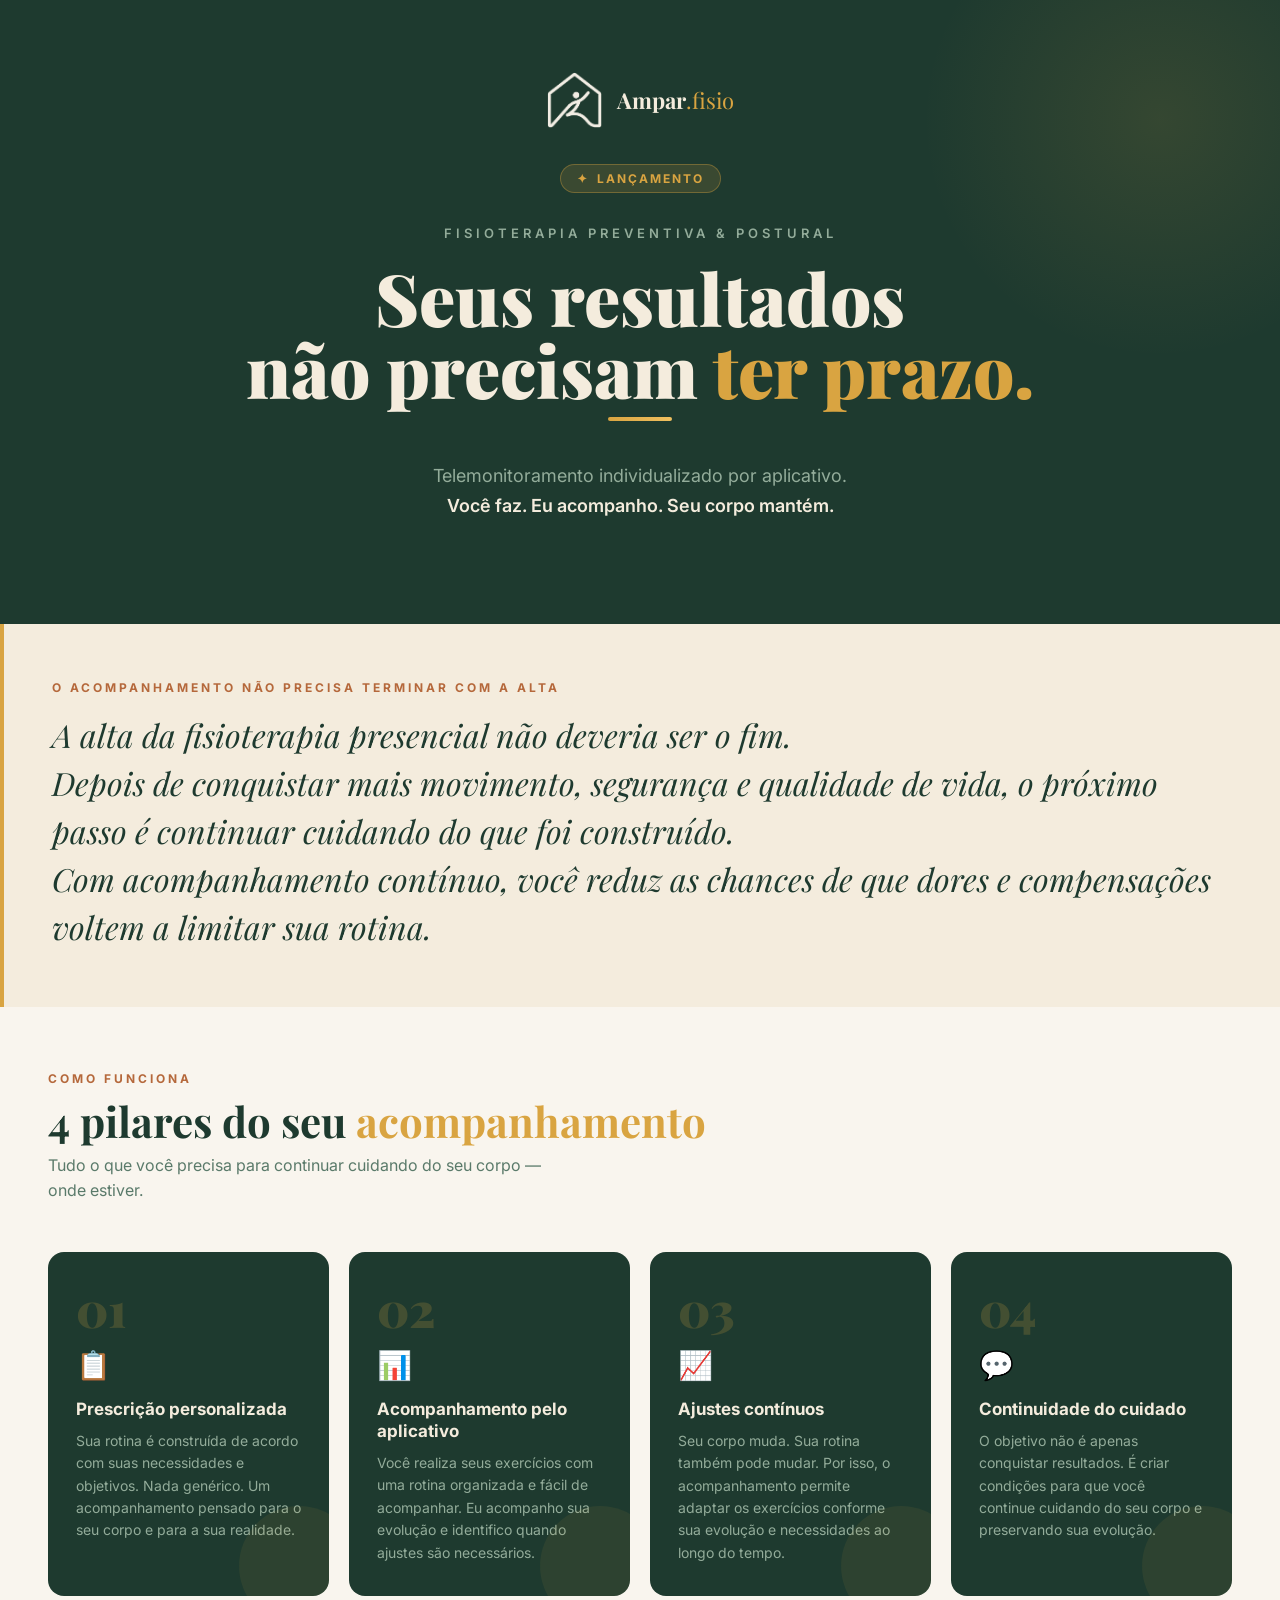
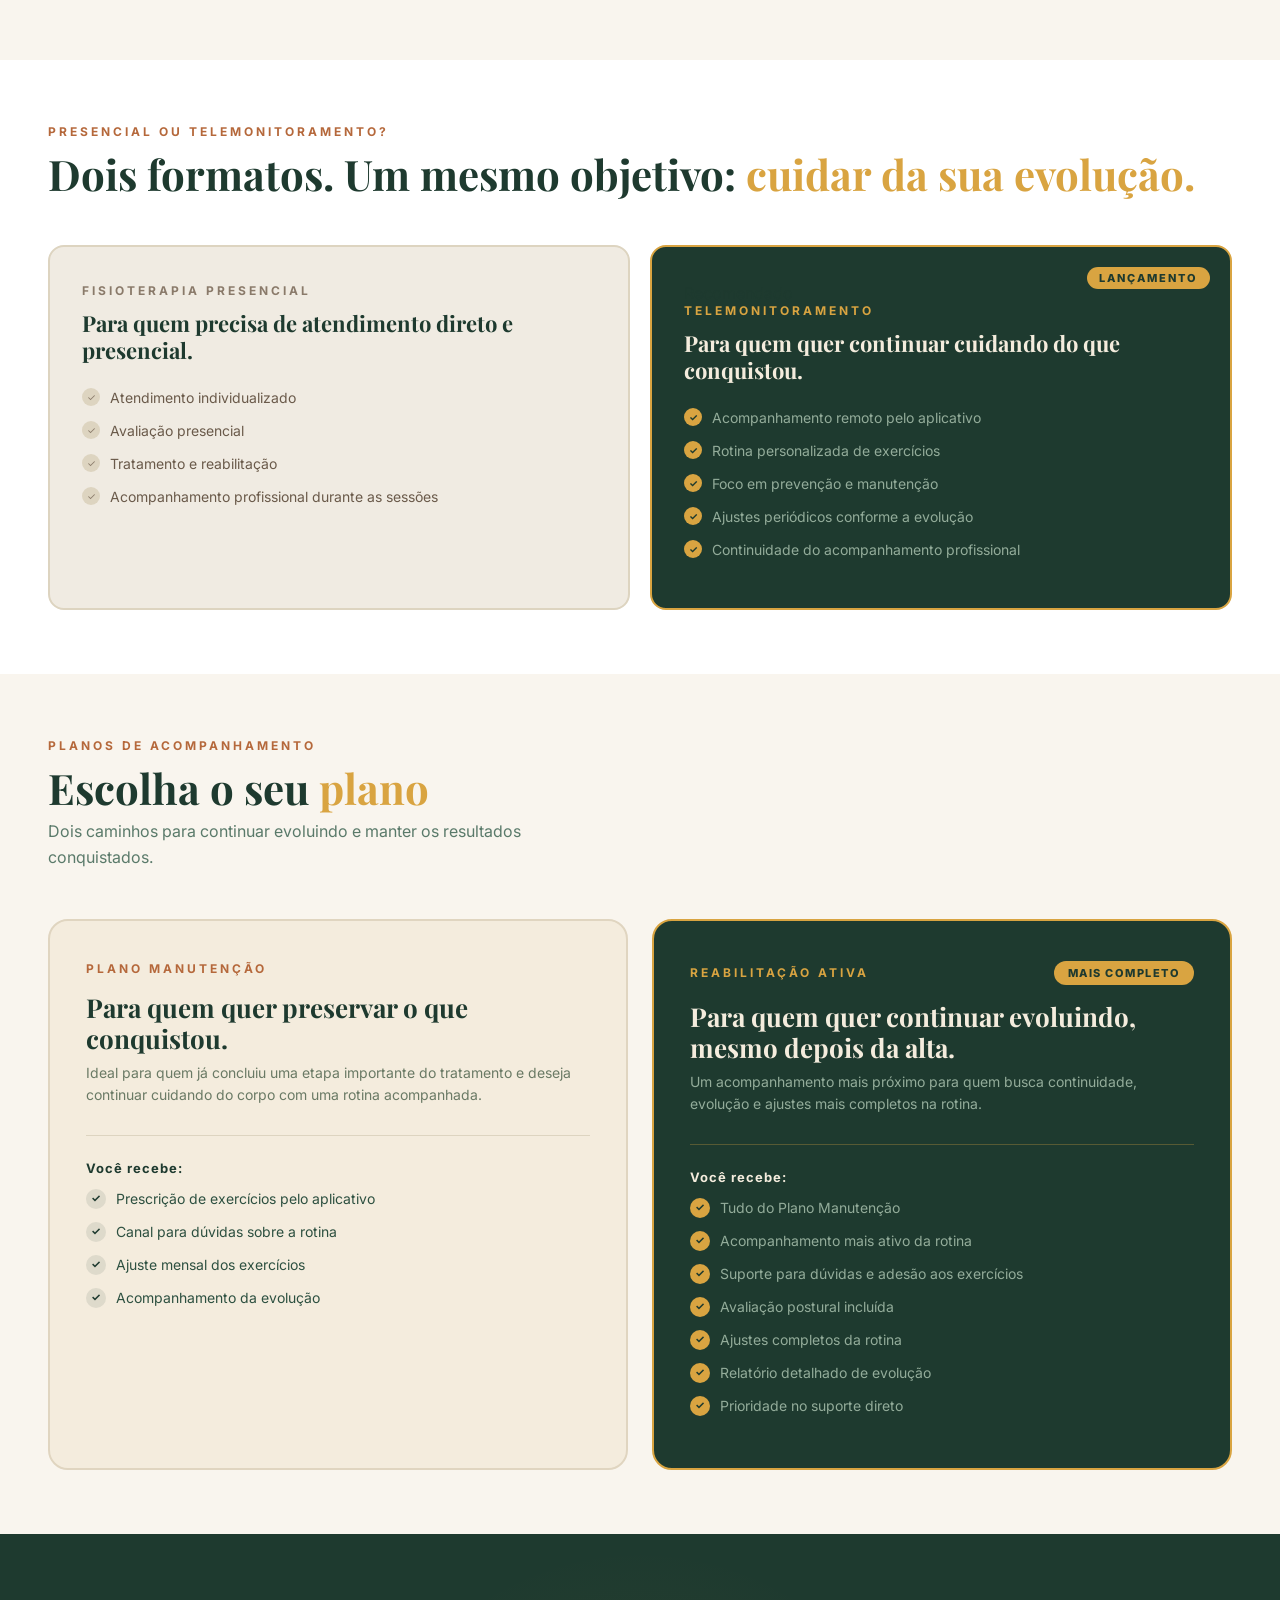
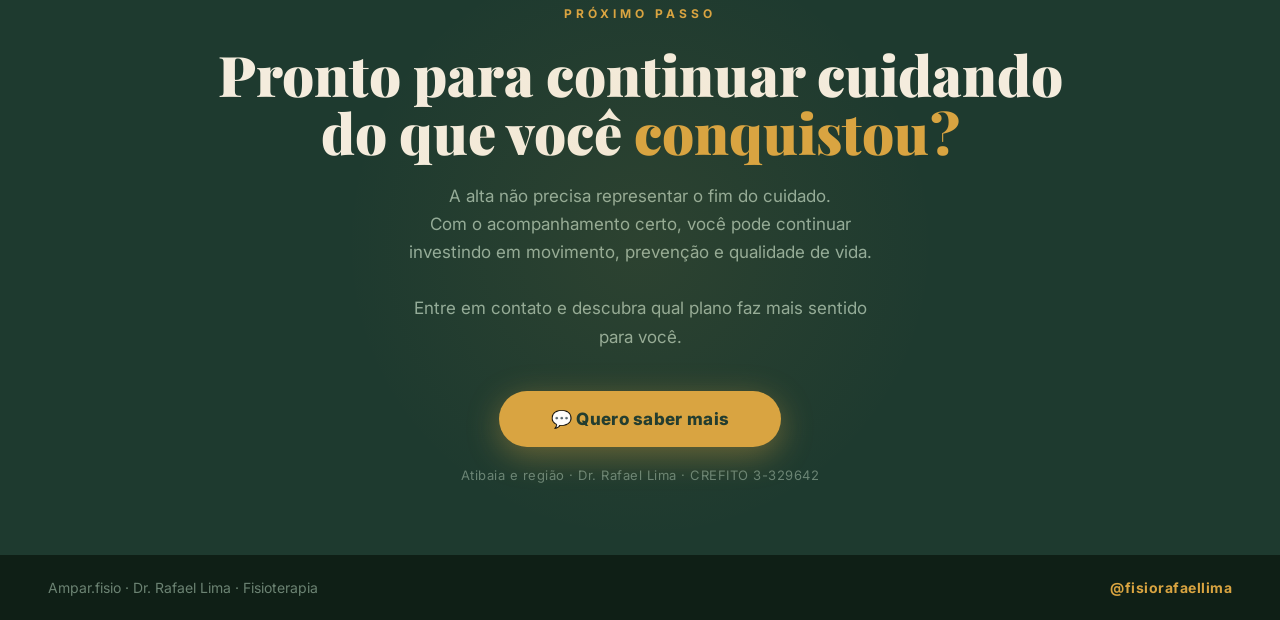
<file: telemonitoramento-1.html>
<!DOCTYPE html>
<html lang="pt-BR">
<head>
<meta charset="UTF-8">
<meta name="viewport" content="width=device-width, initial-scale=1.0">
<title>Telemonitoramento · Ampar.fisio</title>
<style>
  @import url('https://fonts.googleapis.com/css2?family=Playfair+Display:wght@400;700;900&family=Inter:wght@300;400;500;600;700&display=swap');

  :root {
    --verde:    #1E3A2F;
    --verde-md: #2D5040;
    --verde-lt: #3D6B55;
    --dourado:  #D9A441;
    --dourado-lt:#F0C060;
    --terra:    #B5683B;
    --salvia:   #93AC9A;
    --areia:    #F4ECDD;
    --creme:    #F9F5EE;
    --branco:   #FFFFFF;
  }

  * { margin: 0; padding: 0; box-sizing: border-box; }

  body {
    font-family: 'Inter', sans-serif;
    background: var(--creme);
    color: var(--verde);
    min-height: 100vh;
  }

  /* ── HERO ── */
  .hero {
    background: var(--verde);
    padding: 72px 48px 64px;
    position: relative;
    overflow: hidden;
  }
  .hero::before {
    content: '';
    position: absolute;
    top: -120px; right: -120px;
    width: 480px; height: 480px;
    border-radius: 50%;
    background: radial-gradient(circle, rgba(217,164,65,0.12) 0%, transparent 70%);
    pointer-events: none;
  }
  .hero-badge {
    display: inline-flex;
    align-items: center;
    gap: 8px;
    background: rgba(217,164,65,0.15);
    border: 1px solid rgba(217,164,65,0.35);
    border-radius: 100px;
    padding: 6px 18px;
    font-size: 12px;
    font-weight: 700;
    color: var(--dourado);
    letter-spacing: 2px;
    text-transform: uppercase;
    margin-bottom: 32px;
  }
  .hero-eyebrow {
    font-family: 'Inter', sans-serif;
    font-size: 13px;
    font-weight: 600;
    color: var(--salvia);
    letter-spacing: 4px;
    text-transform: uppercase;
    margin-bottom: 20px;
  }
  .hero-title {
    font-family: 'Playfair Display', serif;
    font-size: clamp(42px, 6vw, 72px);
    font-weight: 900;
    color: var(--areia);
    line-height: 1.0;
    margin-bottom: 12px;
  }
  .hero-title .ouro { color: var(--dourado); }
  .hero-sub {
    font-size: 18px;
    font-weight: 400;
    color: var(--salvia);
    line-height: 1.65;
    max-width: 560px;
    margin-bottom: 40px;
    margin-left: auto;
    margin-right: auto;
  }
  .hero-sub strong { color: var(--areia); font-weight: 600; }
  .hero-divider {
    width: 64px; height: 4px;
    background: linear-gradient(90deg, var(--dourado), var(--dourado-lt));
    border-radius: 2px;
    margin-bottom: 40px;
  }
  .hero-logo {
    display: flex;
    align-items: center;
    gap: 12px;
  }
  .hero-logo-mark {
    width: 44px; height: 44px;
    background: rgba(217,164,65,0.15);
    border: 1.5px solid rgba(217,164,65,0.4);
    border-radius: 50%;
    display: flex; align-items: center; justify-content: center;
  }
  .hero-logo-mark svg { width: 24px; height: 24px; }
  .hero-logo-text {
    font-family: 'Playfair Display', serif;
    font-size: 17px;
    font-weight: 700;
    color: var(--areia);
  }
  .hero-logo-text span { color: var(--dourado); font-weight: 400; }

  /* ── PROBLEMA ── */
  .problema {
    background: var(--areia);
    padding: 56px 48px;
    border-left: 4px solid var(--dourado);
    margin: 0;
  }
  .problema-label {
    font-size: 12px;
    font-weight: 700;
    color: var(--terra);
    letter-spacing: 3px;
    text-transform: uppercase;
    margin-bottom: 16px;
  }
  .problema-texto {
    font-family: 'Playfair Display', serif;
    font-size: clamp(22px, 3vw, 32px);
    font-weight: 400;
    color: var(--verde);
    line-height: 1.5;
    font-style: italic;
  }
  .problema-texto strong {
    color: var(--terra);
    font-style: normal;
    font-weight: 700;
  }

  /* ── SEÇÕES ── */
  .secao {
    padding: 64px 48px;
    background: var(--creme);
  }
  .secao-alt { background: var(--branco); }

  .secao-label {
    font-size: 12px;
    font-weight: 700;
    color: var(--terra);
    letter-spacing: 3px;
    text-transform: uppercase;
    margin-bottom: 12px;
  }
  .secao-titulo {
    font-family: 'Playfair Display', serif;
    font-size: clamp(28px, 4vw, 42px);
    font-weight: 700;
    color: var(--verde);
    line-height: 1.1;
    margin-bottom: 8px;
  }
  .secao-titulo .ouro { color: var(--dourado); }
  .secao-sub {
    font-size: 16px;
    color: #5a7a6a;
    line-height: 1.6;
    margin-bottom: 48px;
    max-width: 520px;
  }

  /* ── PILARES ── */
  .pilares {
    display: grid;
    grid-template-columns: repeat(auto-fit, minmax(220px, 1fr));
    gap: 20px;
  }
  .pilar {
    background: var(--verde);
    border-radius: 16px;
    padding: 32px 28px;
    position: relative;
    overflow: hidden;
  }
  .pilar::after {
    content: '';
    position: absolute;
    bottom: -30px; right: -30px;
    width: 120px; height: 120px;
    border-radius: 50%;
    background: rgba(217,164,65,0.08);
    pointer-events: none;
  }
  .pilar-numero {
    font-family: 'Playfair Display', serif;
    font-size: 48px;
    font-weight: 900;
    color: rgba(217,164,65,0.20);
    line-height: 1;
    margin-bottom: 16px;
  }
  .pilar-icon {
    font-size: 28px;
    margin-bottom: 16px;
    display: block;
  }
  .pilar-titulo {
    font-size: 17px;
    font-weight: 700;
    color: var(--areia);
    margin-bottom: 10px;
    line-height: 1.3;
  }
  .pilar-desc {
    font-size: 14px;
    color: var(--salvia);
    line-height: 1.6;
  }

  /* ── COMPARATIVO ── */
  .comparativo {
    display: grid;
    grid-template-columns: 1fr 1fr;
    gap: 20px;
    margin-top: 0;
  }
  .comp-card {
    border-radius: 16px;
    padding: 36px 32px;
    border: 2px solid transparent;
  }
  .comp-presencial {
    background: #f0ebe2;
    border-color: #ddd4c0;
  }
  .comp-remote {
    background: var(--verde);
    border-color: var(--dourado);
    position: relative;
    overflow: hidden;
  }
  .comp-remote::before {
    content: 'LANÇAMENTO';
    position: absolute;
    top: 20px; right: 20px;
    background: var(--dourado);
    color: var(--verde);
    font-size: 11px;
    font-weight: 800;
    letter-spacing: 2px;
    padding: 4px 12px;
    border-radius: 100px;
  }
  .comp-tipo {
    font-size: 12px;
    font-weight: 700;
    letter-spacing: 3px;
    text-transform: uppercase;
    margin-bottom: 12px;
  }
  .comp-presencial .comp-tipo { color: #8a7a6a; }
  .comp-remote .comp-tipo { color: var(--dourado); }

  .comp-titulo {
    font-family: 'Playfair Display', serif;
    font-size: 22px;
    font-weight: 700;
    margin-bottom: 24px;
    line-height: 1.2;
  }
  .comp-presencial .comp-titulo { color: var(--verde); }
  .comp-remote .comp-titulo { color: var(--areia); }

  .comp-item {
    display: flex;
    align-items: flex-start;
    gap: 10px;
    margin-bottom: 12px;
    font-size: 14px;
    line-height: 1.5;
  }
  .comp-presencial .comp-item { color: #6a5a4a; }
  .comp-remote .comp-item { color: var(--salvia); }

  .comp-dot {
    width: 18px; height: 18px;
    border-radius: 50%;
    flex-shrink: 0;
    display: flex; align-items: center; justify-content: center;
    font-size: 10px;
    margin-top: 1px;
  }
  .comp-presencial .comp-dot {
    background: #ddd4c0;
    color: #8a7a6a;
  }
  .comp-remote .comp-dot {
    background: var(--dourado);
    color: var(--verde);
    font-weight: 700;
  }

  /* ── PLANOS ── */
  .planos {
    display: grid;
    grid-template-columns: repeat(auto-fit, minmax(280px, 1fr));
    gap: 24px;
  }
  .plano {
    border-radius: 20px;
    padding: 40px 36px;
    position: relative;
    overflow: hidden;
  }
  .plano-manutencao {
    background: var(--areia);
    border: 2px solid #e0d5c0;
  }
  .plano-reabilitacao {
    background: var(--verde);
    border: 2px solid var(--dourado);
  }
  .plano-popular {
    position: absolute;
    top: 24px; right: 24px;
    background: var(--dourado);
    color: var(--verde);
    font-size: 11px;
    font-weight: 800;
    letter-spacing: 1.5px;
    text-transform: uppercase;
    padding: 5px 14px;
    border-radius: 100px;
  }
  .plano-nome {
    font-size: 12px;
    font-weight: 700;
    letter-spacing: 3px;
    text-transform: uppercase;
    margin-bottom: 16px;
  }
  .plano-manutencao .plano-nome { color: var(--terra); }
  .plano-reabilitacao .plano-nome { color: var(--dourado); }

  .plano-titulo {
    font-family: 'Playfair Display', serif;
    font-size: 26px;
    font-weight: 700;
    margin-bottom: 8px;
    line-height: 1.2;
  }
  .plano-manutencao .plano-titulo { color: var(--verde); }
  .plano-reabilitacao .plano-titulo { color: var(--areia); }

  .plano-desc {
    font-size: 14px;
    line-height: 1.6;
    margin-bottom: 28px;
  }
  .plano-manutencao .plano-desc { color: #6a7a65; }
  .plano-reabilitacao .plano-desc { color: var(--salvia); }

  .plano-divider {
    height: 1px;
    margin-bottom: 24px;
  }
  .plano-manutencao .plano-divider { background: #ddd4c0; }
  .plano-reabilitacao .plano-divider { background: rgba(217,164,65,0.3); }

  .plano-lista { list-style: none; }
  .plano-lista li {
    display: flex;
    align-items: flex-start;
    gap: 10px;
    margin-bottom: 12px;
    font-size: 14px;
    line-height: 1.5;
  }
  .plano-manutencao .plano-lista li { color: var(--verde-md); }
  .plano-reabilitacao .plano-lista li { color: var(--salvia); }

  .plano-check {
    width: 20px; height: 20px;
    border-radius: 50%;
    flex-shrink: 0;
    display: flex; align-items: center; justify-content: center;
    font-size: 11px;
    font-weight: 700;
    margin-top: 1px;
  }
  .plano-manutencao .plano-check {
    background: rgba(30,58,47,0.1);
    color: var(--verde);
  }
  .plano-reabilitacao .plano-check {
    background: var(--dourado);
    color: var(--verde);
  }

  /* ── CTA ── */
  .cta-section {
    background: var(--verde);
    padding: 72px 48px;
    text-align: center;
    position: relative;
    overflow: hidden;
  }
  .cta-section::before {
    content: '';
    position: absolute;
    top: 50%; left: 50%;
    transform: translate(-50%, -50%);
    width: 600px; height: 600px;
    border-radius: 50%;
    background: radial-gradient(circle, rgba(217,164,65,0.08) 0%, transparent 70%);
    pointer-events: none;
  }
  .cta-eyebrow {
    font-size: 12px;
    font-weight: 700;
    color: var(--dourado);
    letter-spacing: 4px;
    text-transform: uppercase;
    margin-bottom: 24px;
  }
  .cta-titulo {
    font-family: 'Playfair Display', serif;
    font-size: clamp(32px, 5vw, 56px);
    font-weight: 900;
    color: var(--areia);
    line-height: 1.05;
    margin-bottom: 20px;
  }
  .cta-titulo .ouro { color: var(--dourado); }
  .cta-sub {
    font-size: 17px;
    color: var(--salvia);
    line-height: 1.65;
    max-width: 480px;
    margin: 0 auto 40px;
  }
  .cta-btn {
    display: inline-block;
    background: var(--dourado);
    color: var(--verde);
    font-size: 17px;
    font-weight: 800;
    padding: 18px 52px;
    border-radius: 100px;
    text-decoration: none;
    letter-spacing: 0.3px;
    box-shadow: 0 8px 32px rgba(217,164,65,0.40);
    transition: transform 0.2s, box-shadow 0.2s;
  }
  .cta-btn:hover {
    transform: translateY(-2px);
    box-shadow: 0 12px 40px rgba(217,164,65,0.50);
  }
  .cta-nota {
    margin-top: 20px;
    font-size: 13px;
    color: rgba(147,172,154,0.65);
    letter-spacing: 0.5px;
  }

  /* ── RODAPÉ ── */
  .rodape {
    background: #0f1f16;
    padding: 24px 48px;
    display: flex;
    align-items: center;
    justify-content: space-between;
    flex-wrap: wrap;
    gap: 12px;
  }
  .rodape-esq {
    font-size: 14px;
    color: rgba(147,172,154,0.7);
  }
  .rodape-dir {
    font-size: 14px;
    font-weight: 700;
    color: var(--dourado);
    letter-spacing: 0.5px;
  }

  @media (max-width: 640px) {
    .hero, .problema, .secao, .cta-section, .rodape { padding-left: 24px; padding-right: 24px; }
    .comparativo { grid-template-columns: 1fr; }
    .comp-remote::before { display: none; }
  }
</style>
</head>
<body>

<!-- ── HERO ── -->
<section class="hero" style="text-align:center;">

  <!-- LOGO + NOME AMPAR.FISIO — topo centralizado -->
  <div style="display:flex; align-items:center; justify-content:center; gap:14px; margin-bottom:36px;">
    <img src="[data-uri]" style="width:56px;height:56px;object-fit:contain;" />
    <span style="font-family:'Playfair Display',serif; font-size:22px; font-weight:700; color:var(--areia);">Ampar<span style="color:var(--dourado);font-weight:400;">.fisio</span></span>
  </div>

  <!-- BADGE LANÇAMENTO — pill ajustado ao conteúdo -->
  <div style="display:inline-flex; align-items:center; gap:8px;
    background:rgba(217,164,65,0.15);
    border:1px solid rgba(217,164,65,0.35);
    border-radius:100px;
    padding:6px 16px;
    font-size:12px; font-weight:700;
    color:var(--dourado);
    letter-spacing:2px; text-transform:uppercase;
    margin-bottom:32px;">
    <span>✦</span> Lançamento
  </div>

  <div class="hero-eyebrow">Fisioterapia Preventiva & Postural</div>
  <h1 class="hero-title">
    Seus resultados<br>
    não precisam <span class="ouro">ter prazo.</span>
  </h1>
  <div class="hero-divider" style="margin-left:auto;margin-right:auto;"></div>
  <p class="hero-sub" style="margin-left:auto;margin-right:auto;">
    Telemonitoramento individualizado por aplicativo.<br>
    <strong>Você faz. Eu acompanho. Seu corpo mantém.</strong>
  </p>

</section>


<!-- ── PROBLEMA ── -->
<section class="problema">
  <div class="problema-label">O acompanhamento não precisa terminar com a alta</div>
  <p class="problema-texto">
    A alta da fisioterapia presencial não deveria ser o fim.<br>
    Depois de conquistar mais movimento, segurança e qualidade de vida, o próximo passo é continuar cuidando do que foi construído.<br>
    Com acompanhamento contínuo, você reduz as chances de que dores e compensações voltem a limitar sua rotina.
  </p>
</section>

<!-- ── COMO FUNCIONA ── -->
<section class="secao">
  <div class="secao-label">Como funciona</div>
  <h2 class="secao-titulo">4 pilares do seu <span class="ouro">acompanhamento</span></h2>
  <p class="secao-sub">Tudo o que você precisa para continuar cuidando do seu corpo — onde estiver.</p>

  <div class="pilares">
    <div class="pilar">
      <div class="pilar-numero">01</div>
      <span class="pilar-icon">📋</span>
      <div class="pilar-titulo">Prescrição personalizada</div>
      <p class="pilar-desc">Sua rotina é construída de acordo com suas necessidades e objetivos. Nada genérico. Um acompanhamento pensado para o seu corpo e para a sua realidade.</p>
    </div>
    <div class="pilar">
      <div class="pilar-numero">02</div>
      <span class="pilar-icon">📊</span>
      <div class="pilar-titulo">Acompanhamento pelo aplicativo</div>
      <p class="pilar-desc">Você realiza seus exercícios com uma rotina organizada e fácil de acompanhar. Eu acompanho sua evolução e identifico quando ajustes são necessários.</p>
    </div>
    <div class="pilar">
      <div class="pilar-numero">03</div>
      <span class="pilar-icon">📈</span>
      <div class="pilar-titulo">Ajustes contínuos</div>
      <p class="pilar-desc">Seu corpo muda. Sua rotina também pode mudar. Por isso, o acompanhamento permite adaptar os exercícios conforme sua evolução e necessidades ao longo do tempo.</p>
    </div>
    <div class="pilar">
      <div class="pilar-numero">04</div>
      <span class="pilar-icon">💬</span>
      <div class="pilar-titulo">Continuidade do cuidado</div>
      <p class="pilar-desc">O objetivo não é apenas conquistar resultados. É criar condições para que você continue cuidando do seu corpo e preservando sua evolução.</p>
    </div>
  </div>
</section>

<!-- ── COMPARATIVO ── -->
<section class="secao secao-alt">
  <div class="secao-label">Presencial ou Telemonitoramento?</div>
  <h2 class="secao-titulo">Dois formatos. Um mesmo objetivo: <span class="ouro">cuidar da sua evolução.</span></h2>
  <p class="secao-sub"></p>

  <div class="comparativo">
    <div class="comp-card comp-presencial">
      <div class="comp-tipo">Fisioterapia presencial</div>
      <div class="comp-titulo">Para quem precisa de atendimento direto e presencial.</div>
      <div class="comp-item"><div class="comp-dot">✓</div><span>Atendimento individualizado</span></div>
      <div class="comp-item"><div class="comp-dot">✓</div><span>Avaliação presencial</span></div>
      <div class="comp-item"><div class="comp-dot">✓</div><span>Tratamento e reabilitação</span></div>
      <div class="comp-item"><div class="comp-dot">✓</div><span>Acompanhamento profissional durante as sessões</span></div>
    </div>

    <div class="comp-card comp-remote">
      <div class="comp-popular">Recomendado</div>
      <div class="comp-tipo">Telemonitoramento</div>
      <div class="comp-titulo">Para quem quer continuar cuidando do que conquistou.</div>
      <div class="comp-item"><div class="comp-dot">✓</div><span>Acompanhamento remoto pelo aplicativo</span></div>
      <div class="comp-item"><div class="comp-dot">✓</div><span>Rotina personalizada de exercícios</span></div>
      <div class="comp-item"><div class="comp-dot">✓</div><span>Foco em prevenção e manutenção</span></div>
      <div class="comp-item"><div class="comp-dot">✓</div><span>Ajustes periódicos conforme a evolução</span></div>
      <div class="comp-item"><div class="comp-dot">✓</div><span>Continuidade do acompanhamento profissional</span></div>
    </div>
  </div>
</section>

<!-- ── PLANOS ── -->
<section class="secao">
  <div class="secao-label">Planos de Acompanhamento</div>
  <h2 class="secao-titulo">Escolha o seu <span class="ouro">plano</span></h2>
  <p class="secao-sub">Dois caminhos para continuar evoluindo e manter os resultados conquistados.</p>

  <div class="planos">

    <!-- PLANO MANUTENÇÃO -->
    <div class="plano plano-manutencao">
      <div class="plano-nome">PLANO MANUTENÇÃO</div>
      <div class="plano-titulo">Para quem quer preservar o que conquistou.</div>
      <p class="plano-desc">Ideal para quem já concluiu uma etapa importante do tratamento e deseja continuar cuidando do corpo com uma rotina acompanhada.</p>
      <div class="plano-divider"></div>
      <div style="font-size:13px;font-weight:700;color:var(--verde);letter-spacing:1px;margin-bottom:12px;">Você recebe:</div>
      <ul class="plano-lista">
        <li><div class="plano-check">✓</div><span>Prescrição de exercícios pelo aplicativo</span></li>
        <li><div class="plano-check">✓</div><span>Canal para dúvidas sobre a rotina</span></li>
        <li><div class="plano-check">✓</div><span>Ajuste mensal dos exercícios</span></li>
        <li><div class="plano-check">✓</div><span>Acompanhamento da evolução</span></li>
      </ul>
    </div>

    <!-- Plano REABILITAÇÃO ATIVA -->
    <div class="plano plano-reabilitacao">
      <div style="display:flex; align-items:center; justify-content:space-between; margin-bottom:16px;">
        <div class="plano-nome" style="margin-bottom:0;">REABILITAÇÃO ATIVA</div>
        <span style="background:var(--dourado);color:var(--verde);font-size:11px;font-weight:800;letter-spacing:1.5px;text-transform:uppercase;padding:5px 14px;border-radius:100px;white-space:nowrap;flex-shrink:0;">Mais Completo</span>
      </div>
      <div class="plano-titulo">Para quem quer continuar evoluindo, mesmo depois da alta.</div>
      <p class="plano-desc">Um acompanhamento mais próximo para quem busca continuidade, evolução e ajustes mais completos na rotina.</p>
      <div class="plano-divider"></div>
      <div style="font-size:13px;font-weight:700;color:var(--areia);letter-spacing:1px;margin-bottom:12px;">Você recebe:</div>
      <ul class="plano-lista">
        <li><div class="plano-check">✓</div><span>Tudo do Plano Manutenção</span></li>
        <li><div class="plano-check">✓</div><span>Acompanhamento mais ativo da rotina</span></li>
        <li><div class="plano-check">✓</div><span>Suporte para dúvidas e adesão aos exercícios</span></li>
        <li><div class="plano-check">✓</div><span>Avaliação postural incluída</span></li>
        <li><div class="plano-check">✓</div><span>Ajustes completos da rotina</span></li>
        <li><div class="plano-check">✓</div><span>Relatório detalhado de evolução</span></li>
        <li><div class="plano-check">✓</div><span>Prioridade no suporte direto</span></li>
      </ul>
    </div>

  </div>
</section>

<!-- ── CTA ── -->
<section class="cta-section">
  <div class="cta-eyebrow">Próximo passo</div>
  <h2 class="cta-titulo">
    Pronto para continuar cuidando<br>
    do que você <span class="ouro">conquistou?</span>
  </h2>
  <p class="cta-sub">
    A alta não precisa representar o fim do cuidado.<br>
    Com o acompanhamento certo, você pode continuar investindo em movimento, prevenção e qualidade de vida.<br><br>
    Entre em contato e descubra qual plano faz mais sentido para você.
  </p>
  <a href="https://wa.me/5511988791599?text=Olá+Dr.+Rafael!+Tenho+interesse+no+telemonitoramento." class="cta-btn">
    💬 Quero saber mais
  </a>
  <p class="cta-nota">Atibaia e região · Dr. Rafael Lima · CREFITO 3-329642</p>
</section>

<!-- ── RODAPÉ ── -->
<footer class="rodape">
  <span class="rodape-esq">Ampar.fisio · Dr. Rafael Lima · Fisioterapia</span>
  <span class="rodape-dir">@fisiorafaellima</span>
</footer>

</body>
</html>
</file>
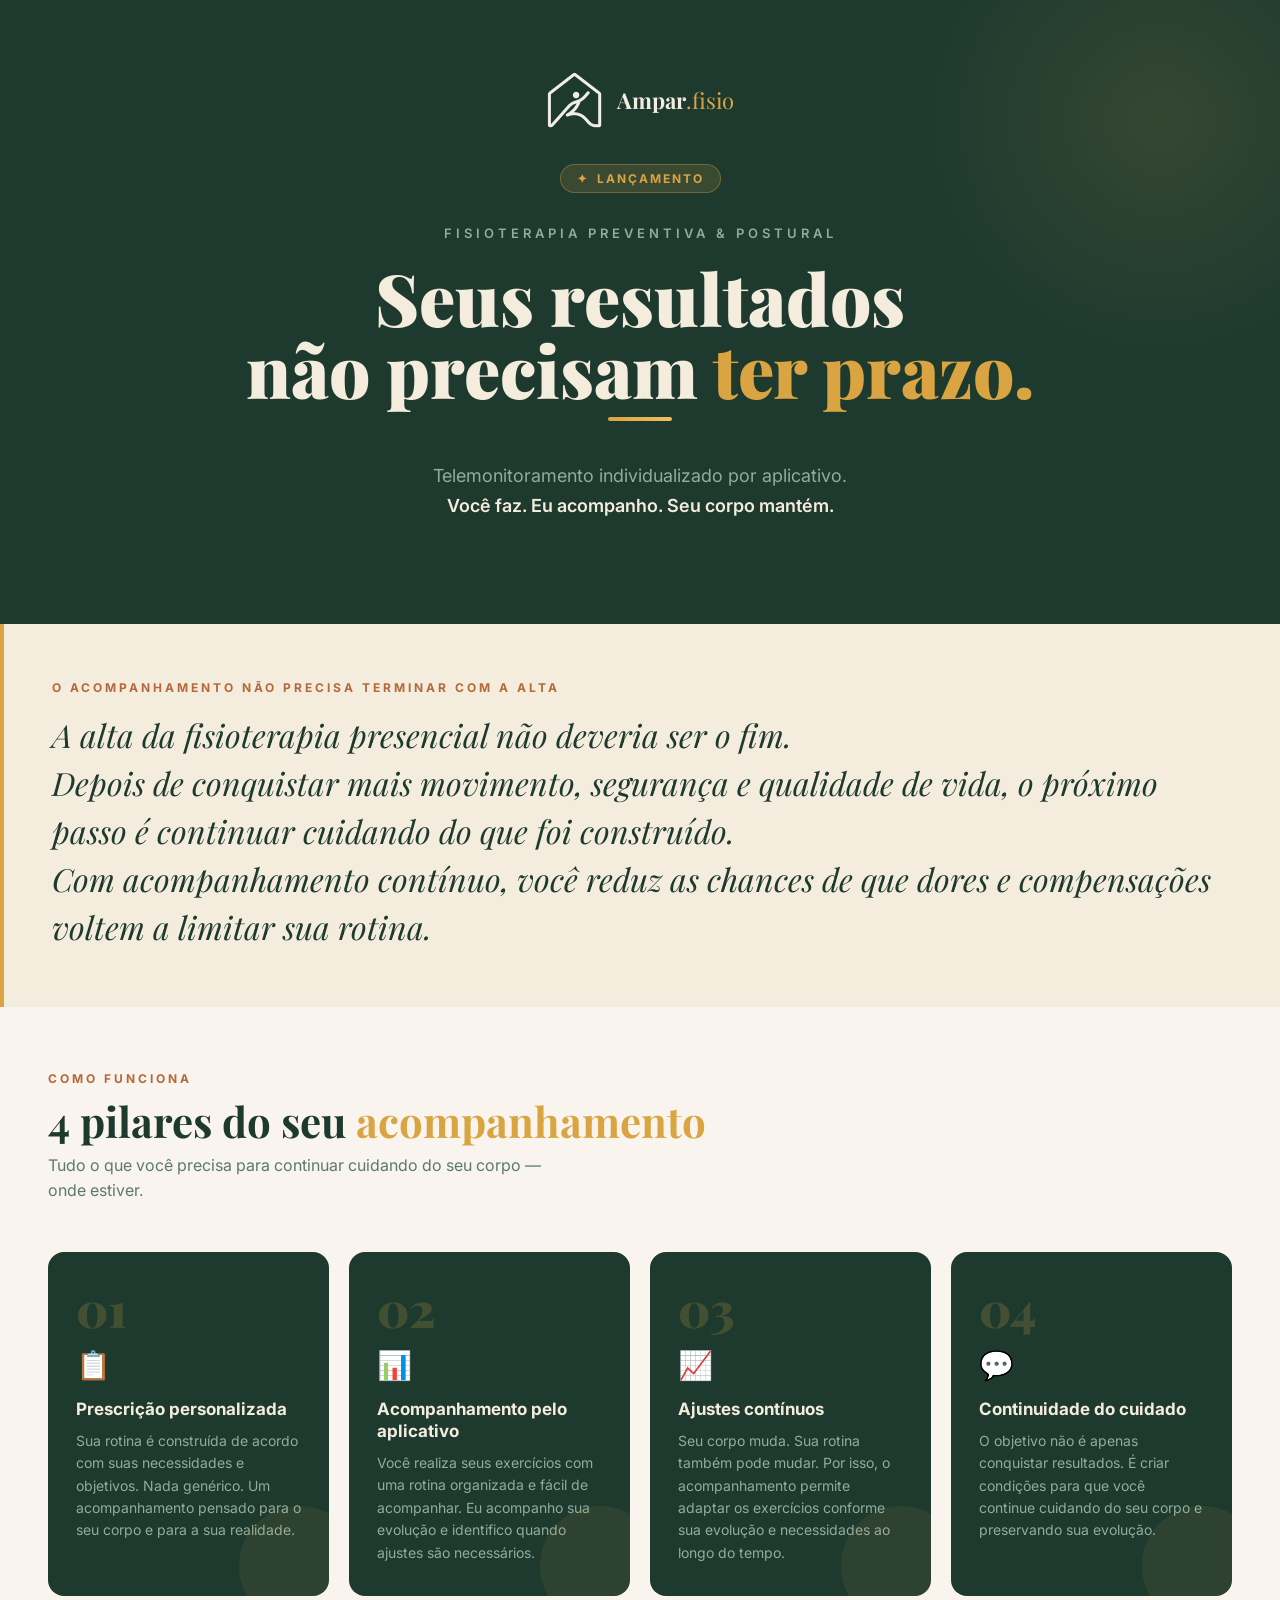
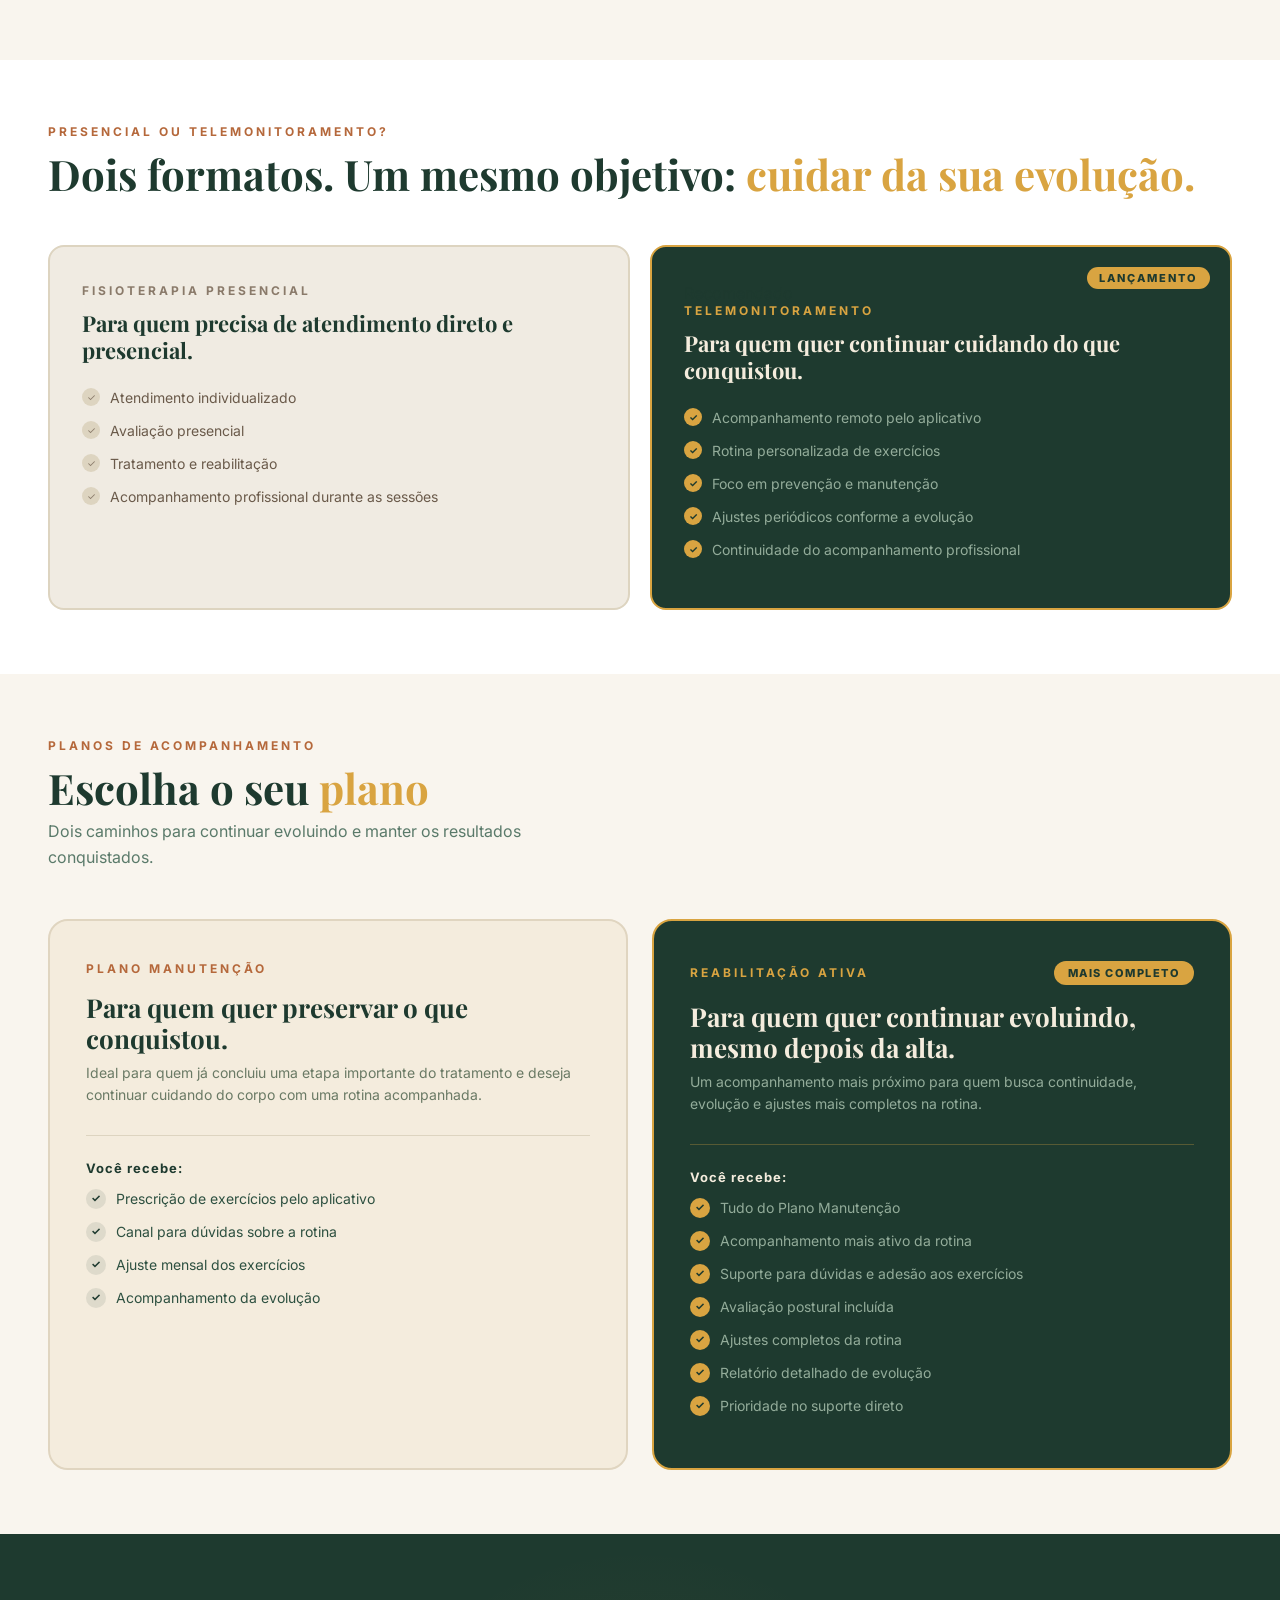
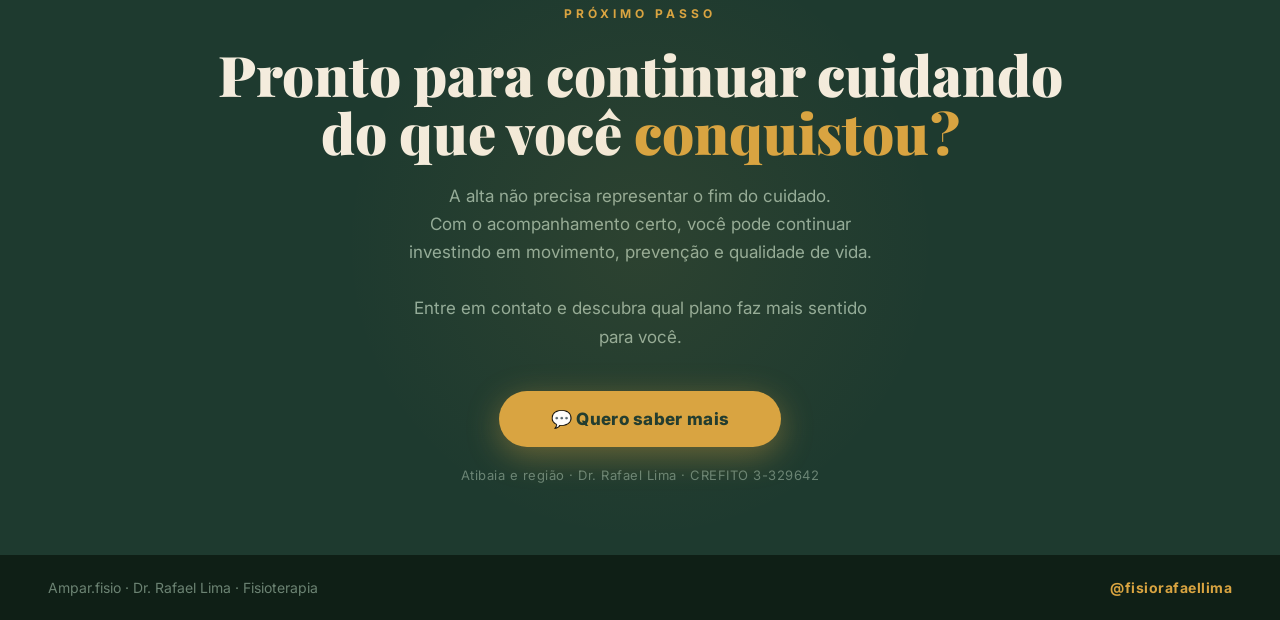
<file: telemonitoramento.html>
<!DOCTYPE html>
<html lang="pt-BR">
<head>
  <!-- Google tag (gtag.js): GA4 + Google Ads, configured in analytics.js -->
  <script async src="https://www.googletagmanager.com/gtag/js?id=G-QHZ48VES93"></script>
  <script src="analytics.js"></script>
<meta charset="UTF-8">
<meta name="viewport" content="width=device-width, initial-scale=1.0">
<title>Telemonitoramento · Ampar.fisio</title>
<style>
  @import url('https://fonts.googleapis.com/css2?family=Playfair+Display:wght@400;700;900&family=Inter:wght@300;400;500;600;700&display=swap');

  :root {
    --verde:    #1E3A2F;
    --verde-md: #2D5040;
    --verde-lt: #3D6B55;
    --dourado:  #D9A441;
    --dourado-lt:#F0C060;
    --terra:    #B5683B;
    --salvia:   #93AC9A;
    --areia:    #F4ECDD;
    --creme:    #F9F5EE;
    --branco:   #FFFFFF;
  }

  * { margin: 0; padding: 0; box-sizing: border-box; }

  body {
    font-family: 'Inter', sans-serif;
    background: var(--creme);
    color: var(--verde);
    min-height: 100vh;
  }

  /* ── HERO ── */
  .hero {
    background: var(--verde);
    padding: 72px 48px 64px;
    position: relative;
    overflow: hidden;
  }
  .hero::before {
    content: '';
    position: absolute;
    top: -120px; right: -120px;
    width: 480px; height: 480px;
    border-radius: 50%;
    background: radial-gradient(circle, rgba(217,164,65,0.12) 0%, transparent 70%);
    pointer-events: none;
  }
  .hero-badge {
    display: inline-flex;
    align-items: center;
    gap: 8px;
    background: rgba(217,164,65,0.15);
    border: 1px solid rgba(217,164,65,0.35);
    border-radius: 100px;
    padding: 6px 18px;
    font-size: 12px;
    font-weight: 700;
    color: var(--dourado);
    letter-spacing: 2px;
    text-transform: uppercase;
    margin-bottom: 32px;
  }
  .hero-eyebrow {
    font-family: 'Inter', sans-serif;
    font-size: 13px;
    font-weight: 600;
    color: var(--salvia);
    letter-spacing: 4px;
    text-transform: uppercase;
    margin-bottom: 20px;
  }
  .hero-title {
    font-family: 'Playfair Display', serif;
    font-size: clamp(42px, 6vw, 72px);
    font-weight: 900;
    color: var(--areia);
    line-height: 1.0;
    margin-bottom: 12px;
  }
  .hero-title .ouro { color: var(--dourado); }
  .hero-sub {
    font-size: 18px;
    font-weight: 400;
    color: var(--salvia);
    line-height: 1.65;
    max-width: 560px;
    margin-bottom: 40px;
    margin-left: auto;
    margin-right: auto;
  }
  .hero-sub strong { color: var(--areia); font-weight: 600; }
  .hero-divider {
    width: 64px; height: 4px;
    background: linear-gradient(90deg, var(--dourado), var(--dourado-lt));
    border-radius: 2px;
    margin-bottom: 40px;
  }
  .hero-logo {
    display: flex;
    align-items: center;
    gap: 12px;
  }
  .hero-logo-mark {
    width: 44px; height: 44px;
    background: rgba(217,164,65,0.15);
    border: 1.5px solid rgba(217,164,65,0.4);
    border-radius: 50%;
    display: flex; align-items: center; justify-content: center;
  }
  .hero-logo-mark svg { width: 24px; height: 24px; }
  .hero-logo-text {
    font-family: 'Playfair Display', serif;
    font-size: 17px;
    font-weight: 700;
    color: var(--areia);
  }
  .hero-logo-text span { color: var(--dourado); font-weight: 400; }

  /* ── PROBLEMA ── */
  .problema {
    background: var(--areia);
    padding: 56px 48px;
    border-left: 4px solid var(--dourado);
    margin: 0;
  }
  .problema-label {
    font-size: 12px;
    font-weight: 700;
    color: var(--terra);
    letter-spacing: 3px;
    text-transform: uppercase;
    margin-bottom: 16px;
  }
  .problema-texto {
    font-family: 'Playfair Display', serif;
    font-size: clamp(22px, 3vw, 32px);
    font-weight: 400;
    color: var(--verde);
    line-height: 1.5;
    font-style: italic;
  }
  .problema-texto strong {
    color: var(--terra);
    font-style: normal;
    font-weight: 700;
  }

  /* ── SEÇÕES ── */
  .secao {
    padding: 64px 48px;
    background: var(--creme);
  }
  .secao-alt { background: var(--branco); }

  .secao-label {
    font-size: 12px;
    font-weight: 700;
    color: var(--terra);
    letter-spacing: 3px;
    text-transform: uppercase;
    margin-bottom: 12px;
  }
  .secao-titulo {
    font-family: 'Playfair Display', serif;
    font-size: clamp(28px, 4vw, 42px);
    font-weight: 700;
    color: var(--verde);
    line-height: 1.1;
    margin-bottom: 8px;
  }
  .secao-titulo .ouro { color: var(--dourado); }
  .secao-sub {
    font-size: 16px;
    color: #5a7a6a;
    line-height: 1.6;
    margin-bottom: 48px;
    max-width: 520px;
  }

  /* ── PILARES ── */
  .pilares {
    display: grid;
    grid-template-columns: repeat(auto-fit, minmax(220px, 1fr));
    gap: 20px;
  }
  .pilar {
    background: var(--verde);
    border-radius: 16px;
    padding: 32px 28px;
    position: relative;
    overflow: hidden;
  }
  .pilar::after {
    content: '';
    position: absolute;
    bottom: -30px; right: -30px;
    width: 120px; height: 120px;
    border-radius: 50%;
    background: rgba(217,164,65,0.08);
    pointer-events: none;
  }
  .pilar-numero {
    font-family: 'Playfair Display', serif;
    font-size: 48px;
    font-weight: 900;
    color: rgba(217,164,65,0.20);
    line-height: 1;
    margin-bottom: 16px;
  }
  .pilar-icon {
    font-size: 28px;
    margin-bottom: 16px;
    display: block;
  }
  .pilar-titulo {
    font-size: 17px;
    font-weight: 700;
    color: var(--areia);
    margin-bottom: 10px;
    line-height: 1.3;
  }
  .pilar-desc {
    font-size: 14px;
    color: var(--salvia);
    line-height: 1.6;
  }

  /* ── COMPARATIVO ── */
  .comparativo {
    display: grid;
    grid-template-columns: 1fr 1fr;
    gap: 20px;
    margin-top: 0;
  }
  .comp-card {
    border-radius: 16px;
    padding: 36px 32px;
    border: 2px solid transparent;
  }
  .comp-presencial {
    background: #f0ebe2;
    border-color: #ddd4c0;
  }
  .comp-remote {
    background: var(--verde);
    border-color: var(--dourado);
    position: relative;
    overflow: hidden;
  }
  .comp-remote::before {
    content: 'LANÇAMENTO';
    position: absolute;
    top: 20px; right: 20px;
    background: var(--dourado);
    color: var(--verde);
    font-size: 11px;
    font-weight: 800;
    letter-spacing: 2px;
    padding: 4px 12px;
    border-radius: 100px;
  }
  .comp-tipo {
    font-size: 12px;
    font-weight: 700;
    letter-spacing: 3px;
    text-transform: uppercase;
    margin-bottom: 12px;
  }
  .comp-presencial .comp-tipo { color: #8a7a6a; }
  .comp-remote .comp-tipo { color: var(--dourado); }

  .comp-titulo {
    font-family: 'Playfair Display', serif;
    font-size: 22px;
    font-weight: 700;
    margin-bottom: 24px;
    line-height: 1.2;
  }
  .comp-presencial .comp-titulo { color: var(--verde); }
  .comp-remote .comp-titulo { color: var(--areia); }

  .comp-item {
    display: flex;
    align-items: flex-start;
    gap: 10px;
    margin-bottom: 12px;
    font-size: 14px;
    line-height: 1.5;
  }
  .comp-presencial .comp-item { color: #6a5a4a; }
  .comp-remote .comp-item { color: var(--salvia); }

  .comp-dot {
    width: 18px; height: 18px;
    border-radius: 50%;
    flex-shrink: 0;
    display: flex; align-items: center; justify-content: center;
    font-size: 10px;
    margin-top: 1px;
  }
  .comp-presencial .comp-dot {
    background: #ddd4c0;
    color: #8a7a6a;
  }
  .comp-remote .comp-dot {
    background: var(--dourado);
    color: var(--verde);
    font-weight: 700;
  }

  /* ── PLANOS ── */
  .planos {
    display: grid;
    grid-template-columns: repeat(auto-fit, minmax(280px, 1fr));
    gap: 24px;
  }
  .plano {
    border-radius: 20px;
    padding: 40px 36px;
    position: relative;
    overflow: hidden;
  }
  .plano-manutencao {
    background: var(--areia);
    border: 2px solid #e0d5c0;
  }
  .plano-reabilitacao {
    background: var(--verde);
    border: 2px solid var(--dourado);
  }
  .plano-popular {
    position: absolute;
    top: 24px; right: 24px;
    background: var(--dourado);
    color: var(--verde);
    font-size: 11px;
    font-weight: 800;
    letter-spacing: 1.5px;
    text-transform: uppercase;
    padding: 5px 14px;
    border-radius: 100px;
  }
  .plano-nome {
    font-size: 12px;
    font-weight: 700;
    letter-spacing: 3px;
    text-transform: uppercase;
    margin-bottom: 16px;
  }
  .plano-manutencao .plano-nome { color: var(--terra); }
  .plano-reabilitacao .plano-nome { color: var(--dourado); }

  .plano-titulo {
    font-family: 'Playfair Display', serif;
    font-size: 26px;
    font-weight: 700;
    margin-bottom: 8px;
    line-height: 1.2;
  }
  .plano-manutencao .plano-titulo { color: var(--verde); }
  .plano-reabilitacao .plano-titulo { color: var(--areia); }

  .plano-desc {
    font-size: 14px;
    line-height: 1.6;
    margin-bottom: 28px;
  }
  .plano-manutencao .plano-desc { color: #6a7a65; }
  .plano-reabilitacao .plano-desc { color: var(--salvia); }

  .plano-divider {
    height: 1px;
    margin-bottom: 24px;
  }
  .plano-manutencao .plano-divider { background: #ddd4c0; }
  .plano-reabilitacao .plano-divider { background: rgba(217,164,65,0.3); }

  .plano-lista { list-style: none; }
  .plano-lista li {
    display: flex;
    align-items: flex-start;
    gap: 10px;
    margin-bottom: 12px;
    font-size: 14px;
    line-height: 1.5;
  }
  .plano-manutencao .plano-lista li { color: var(--verde-md); }
  .plano-reabilitacao .plano-lista li { color: var(--salvia); }

  .plano-check {
    width: 20px; height: 20px;
    border-radius: 50%;
    flex-shrink: 0;
    display: flex; align-items: center; justify-content: center;
    font-size: 11px;
    font-weight: 700;
    margin-top: 1px;
  }
  .plano-manutencao .plano-check {
    background: rgba(30,58,47,0.1);
    color: var(--verde);
  }
  .plano-reabilitacao .plano-check {
    background: var(--dourado);
    color: var(--verde);
  }

  /* ── CTA ── */
  .cta-section {
    background: var(--verde);
    padding: 72px 48px;
    text-align: center;
    position: relative;
    overflow: hidden;
  }
  .cta-section::before {
    content: '';
    position: absolute;
    top: 50%; left: 50%;
    transform: translate(-50%, -50%);
    width: 600px; height: 600px;
    border-radius: 50%;
    background: radial-gradient(circle, rgba(217,164,65,0.08) 0%, transparent 70%);
    pointer-events: none;
  }
  .cta-eyebrow {
    font-size: 12px;
    font-weight: 700;
    color: var(--dourado);
    letter-spacing: 4px;
    text-transform: uppercase;
    margin-bottom: 24px;
  }
  .cta-titulo {
    font-family: 'Playfair Display', serif;
    font-size: clamp(32px, 5vw, 56px);
    font-weight: 900;
    color: var(--areia);
    line-height: 1.05;
    margin-bottom: 20px;
  }
  .cta-titulo .ouro { color: var(--dourado); }
  .cta-sub {
    font-size: 17px;
    color: var(--salvia);
    line-height: 1.65;
    max-width: 480px;
    margin: 0 auto 40px;
  }
  .cta-btn {
    display: inline-block;
    background: var(--dourado);
    color: var(--verde);
    font-size: 17px;
    font-weight: 800;
    padding: 18px 52px;
    border-radius: 100px;
    text-decoration: none;
    letter-spacing: 0.3px;
    box-shadow: 0 8px 32px rgba(217,164,65,0.40);
    transition: transform 0.2s, box-shadow 0.2s;
  }
  .cta-btn:hover {
    transform: translateY(-2px);
    box-shadow: 0 12px 40px rgba(217,164,65,0.50);
  }
  .cta-nota {
    margin-top: 20px;
    font-size: 13px;
    color: rgba(147,172,154,0.65);
    letter-spacing: 0.5px;
  }

  /* ── RODAPÉ ── */
  .rodape {
    background: #0f1f16;
    padding: 24px 48px;
    display: flex;
    align-items: center;
    justify-content: space-between;
    flex-wrap: wrap;
    gap: 12px;
  }
  .rodape-esq {
    font-size: 14px;
    color: rgba(147,172,154,0.7);
  }
  .rodape-dir {
    font-size: 14px;
    font-weight: 700;
    color: var(--dourado);
    letter-spacing: 0.5px;
  }

  @media (max-width: 640px) {
    .hero, .problema, .secao, .cta-section, .rodape { padding-left: 24px; padding-right: 24px; }
    .comparativo { grid-template-columns: 1fr; }
    .comp-remote::before { display: none; }
  }
</style>
</head>
<body>

<!-- ── HERO ── -->
<section class="hero" style="text-align:center;">

  <!-- LOGO + NOME AMPAR.FISIO — topo centralizado -->
  <div style="display:flex; align-items:center; justify-content:center; gap:14px; margin-bottom:36px;">
    <img src="img/logo-ampar-112.webp" alt="Ampar.fisio" style="width:56px;height:56px;object-fit:contain;" />
    <span style="font-family:'Playfair Display',serif; font-size:22px; font-weight:700; color:var(--areia);">Ampar<span style="color:var(--dourado);font-weight:400;">.fisio</span></span>
  </div>

  <!-- BADGE LANÇAMENTO — pill ajustado ao conteúdo -->
  <div style="display:inline-flex; align-items:center; gap:8px;
    background:rgba(217,164,65,0.15);
    border:1px solid rgba(217,164,65,0.35);
    border-radius:100px;
    padding:6px 16px;
    font-size:12px; font-weight:700;
    color:var(--dourado);
    letter-spacing:2px; text-transform:uppercase;
    margin-bottom:32px;">
    <span>✦</span> Lançamento
  </div>

  <div class="hero-eyebrow">Fisioterapia Preventiva & Postural</div>
  <h1 class="hero-title">
    Seus resultados<br>
    não precisam <span class="ouro">ter prazo.</span>
  </h1>
  <div class="hero-divider" style="margin-left:auto;margin-right:auto;"></div>
  <p class="hero-sub" style="margin-left:auto;margin-right:auto;">
    Telemonitoramento individualizado por aplicativo.<br>
    <strong>Você faz. Eu acompanho. Seu corpo mantém.</strong>
  </p>

</section>


<!-- ── PROBLEMA ── -->
<section class="problema">
  <div class="problema-label">O acompanhamento não precisa terminar com a alta</div>
  <p class="problema-texto">
    A alta da fisioterapia presencial não deveria ser o fim.<br>
    Depois de conquistar mais movimento, segurança e qualidade de vida, o próximo passo é continuar cuidando do que foi construído.<br>
    Com acompanhamento contínuo, você reduz as chances de que dores e compensações voltem a limitar sua rotina.
  </p>
</section>

<!-- ── COMO FUNCIONA ── -->
<section class="secao">
  <div class="secao-label">Como funciona</div>
  <h2 class="secao-titulo">4 pilares do seu <span class="ouro">acompanhamento</span></h2>
  <p class="secao-sub">Tudo o que você precisa para continuar cuidando do seu corpo — onde estiver.</p>

  <div class="pilares">
    <div class="pilar">
      <div class="pilar-numero">01</div>
      <span class="pilar-icon">📋</span>
      <div class="pilar-titulo">Prescrição personalizada</div>
      <p class="pilar-desc">Sua rotina é construída de acordo com suas necessidades e objetivos. Nada genérico. Um acompanhamento pensado para o seu corpo e para a sua realidade.</p>
    </div>
    <div class="pilar">
      <div class="pilar-numero">02</div>
      <span class="pilar-icon">📊</span>
      <div class="pilar-titulo">Acompanhamento pelo aplicativo</div>
      <p class="pilar-desc">Você realiza seus exercícios com uma rotina organizada e fácil de acompanhar. Eu acompanho sua evolução e identifico quando ajustes são necessários.</p>
    </div>
    <div class="pilar">
      <div class="pilar-numero">03</div>
      <span class="pilar-icon">📈</span>
      <div class="pilar-titulo">Ajustes contínuos</div>
      <p class="pilar-desc">Seu corpo muda. Sua rotina também pode mudar. Por isso, o acompanhamento permite adaptar os exercícios conforme sua evolução e necessidades ao longo do tempo.</p>
    </div>
    <div class="pilar">
      <div class="pilar-numero">04</div>
      <span class="pilar-icon">💬</span>
      <div class="pilar-titulo">Continuidade do cuidado</div>
      <p class="pilar-desc">O objetivo não é apenas conquistar resultados. É criar condições para que você continue cuidando do seu corpo e preservando sua evolução.</p>
    </div>
  </div>
</section>

<!-- ── COMPARATIVO ── -->
<section class="secao secao-alt">
  <div class="secao-label">Presencial ou Telemonitoramento?</div>
  <h2 class="secao-titulo">Dois formatos. Um mesmo objetivo: <span class="ouro">cuidar da sua evolução.</span></h2>
  <p class="secao-sub"></p>

  <div class="comparativo">
    <div class="comp-card comp-presencial">
      <div class="comp-tipo">Fisioterapia presencial</div>
      <div class="comp-titulo">Para quem precisa de atendimento direto e presencial.</div>
      <div class="comp-item"><div class="comp-dot">✓</div><span>Atendimento individualizado</span></div>
      <div class="comp-item"><div class="comp-dot">✓</div><span>Avaliação presencial</span></div>
      <div class="comp-item"><div class="comp-dot">✓</div><span>Tratamento e reabilitação</span></div>
      <div class="comp-item"><div class="comp-dot">✓</div><span>Acompanhamento profissional durante as sessões</span></div>
    </div>

    <div class="comp-card comp-remote">
      <div class="comp-popular">Recomendado</div>
      <div class="comp-tipo">Telemonitoramento</div>
      <div class="comp-titulo">Para quem quer continuar cuidando do que conquistou.</div>
      <div class="comp-item"><div class="comp-dot">✓</div><span>Acompanhamento remoto pelo aplicativo</span></div>
      <div class="comp-item"><div class="comp-dot">✓</div><span>Rotina personalizada de exercícios</span></div>
      <div class="comp-item"><div class="comp-dot">✓</div><span>Foco em prevenção e manutenção</span></div>
      <div class="comp-item"><div class="comp-dot">✓</div><span>Ajustes periódicos conforme a evolução</span></div>
      <div class="comp-item"><div class="comp-dot">✓</div><span>Continuidade do acompanhamento profissional</span></div>
    </div>
  </div>
</section>

<!-- ── PLANOS ── -->
<section class="secao">
  <div class="secao-label">Planos de Acompanhamento</div>
  <h2 class="secao-titulo">Escolha o seu <span class="ouro">plano</span></h2>
  <p class="secao-sub">Dois caminhos para continuar evoluindo e manter os resultados conquistados.</p>

  <div class="planos">

    <!-- PLANO MANUTENÇÃO -->
    <div class="plano plano-manutencao">
      <div class="plano-nome">PLANO MANUTENÇÃO</div>
      <div class="plano-titulo">Para quem quer preservar o que conquistou.</div>
      <p class="plano-desc">Ideal para quem já concluiu uma etapa importante do tratamento e deseja continuar cuidando do corpo com uma rotina acompanhada.</p>
      <div class="plano-divider"></div>
      <div style="font-size:13px;font-weight:700;color:var(--verde);letter-spacing:1px;margin-bottom:12px;">Você recebe:</div>
      <ul class="plano-lista">
        <li><div class="plano-check">✓</div><span>Prescrição de exercícios pelo aplicativo</span></li>
        <li><div class="plano-check">✓</div><span>Canal para dúvidas sobre a rotina</span></li>
        <li><div class="plano-check">✓</div><span>Ajuste mensal dos exercícios</span></li>
        <li><div class="plano-check">✓</div><span>Acompanhamento da evolução</span></li>
      </ul>
    </div>

    <!-- Plano REABILITAÇÃO ATIVA -->
    <div class="plano plano-reabilitacao">
      <div style="display:flex; align-items:center; justify-content:space-between; margin-bottom:16px;">
        <div class="plano-nome" style="margin-bottom:0;">REABILITAÇÃO ATIVA</div>
        <span style="background:var(--dourado);color:var(--verde);font-size:11px;font-weight:800;letter-spacing:1.5px;text-transform:uppercase;padding:5px 14px;border-radius:100px;white-space:nowrap;flex-shrink:0;">Mais Completo</span>
      </div>
      <div class="plano-titulo">Para quem quer continuar evoluindo, mesmo depois da alta.</div>
      <p class="plano-desc">Um acompanhamento mais próximo para quem busca continuidade, evolução e ajustes mais completos na rotina.</p>
      <div class="plano-divider"></div>
      <div style="font-size:13px;font-weight:700;color:var(--areia);letter-spacing:1px;margin-bottom:12px;">Você recebe:</div>
      <ul class="plano-lista">
        <li><div class="plano-check">✓</div><span>Tudo do Plano Manutenção</span></li>
        <li><div class="plano-check">✓</div><span>Acompanhamento mais ativo da rotina</span></li>
        <li><div class="plano-check">✓</div><span>Suporte para dúvidas e adesão aos exercícios</span></li>
        <li><div class="plano-check">✓</div><span>Avaliação postural incluída</span></li>
        <li><div class="plano-check">✓</div><span>Ajustes completos da rotina</span></li>
        <li><div class="plano-check">✓</div><span>Relatório detalhado de evolução</span></li>
        <li><div class="plano-check">✓</div><span>Prioridade no suporte direto</span></li>
      </ul>
    </div>

  </div>
</section>

<!-- ── CTA ── -->
<section class="cta-section">
  <div class="cta-eyebrow">Próximo passo</div>
  <h2 class="cta-titulo">
    Pronto para continuar cuidando<br>
    do que você <span class="ouro">conquistou?</span>
  </h2>
  <p class="cta-sub">
    A alta não precisa representar o fim do cuidado.<br>
    Com o acompanhamento certo, você pode continuar investindo em movimento, prevenção e qualidade de vida.<br><br>
    Entre em contato e descubra qual plano faz mais sentido para você.
  </p>
  <a href="https://wa.me/5511988791599?text=Olá+Dr.+Rafael!+Tenho+interesse+no+telemonitoramento." class="cta-btn">
    💬 Quero saber mais
  </a>
  <p class="cta-nota">Atibaia e região · Dr. Rafael Lima · CREFITO 3-329642</p>
</section>

<!-- ── RODAPÉ ── -->
<footer class="rodape">
  <span class="rodape-esq">Ampar.fisio · Dr. Rafael Lima · Fisioterapia</span>
  <span class="rodape-dir">@fisiorafaellima</span>
</footer>

</body>
</html>
</file>
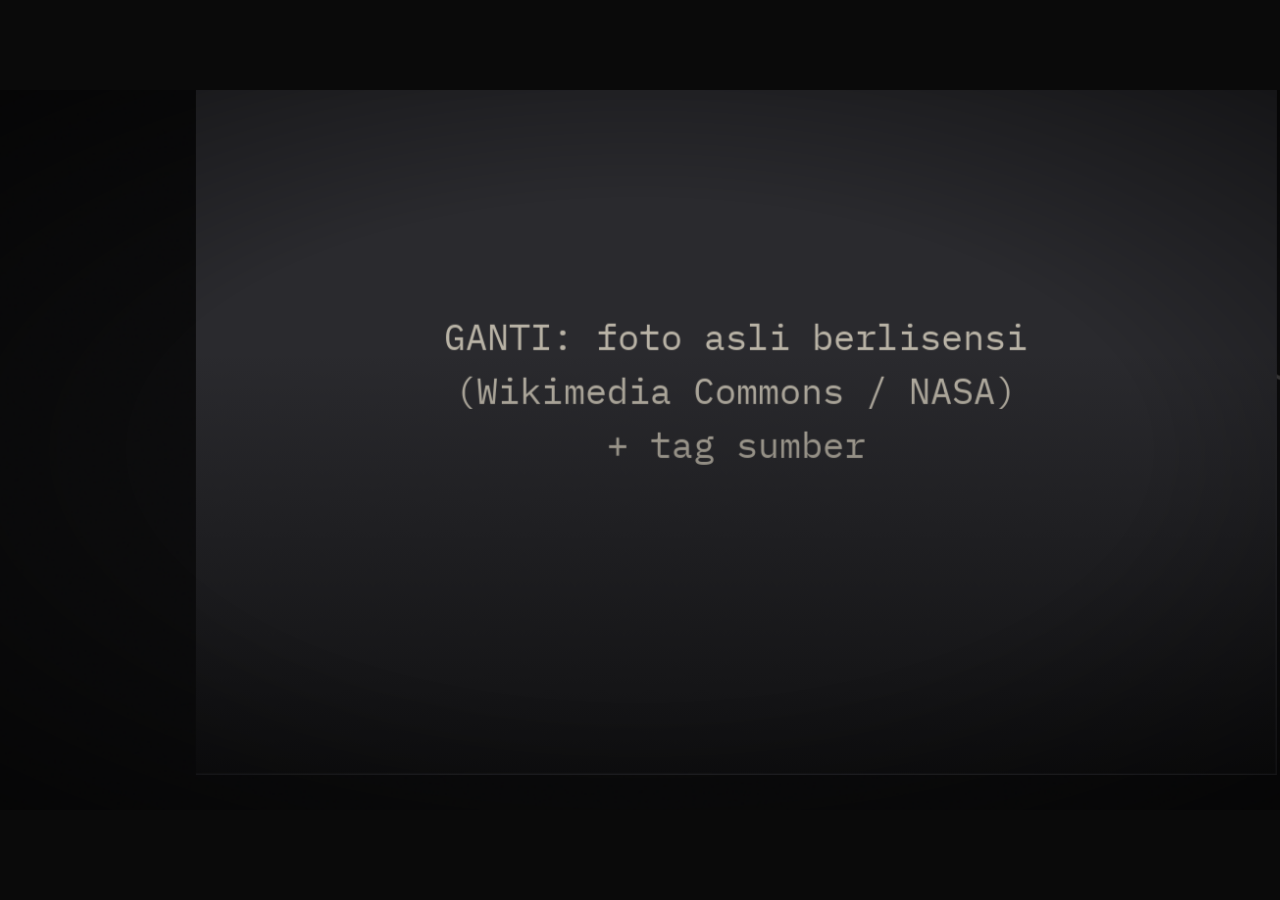
<file: .claude/skills/bang-motion/assets/starter-explainer-jurnalisme.html>
<!doctype html>
<html lang="id">
<!-- Made with the Bang Motion skill v1.0.0 by Bang Tutorial (https://youtube.com/bangtutorial) - MIT - https://github.com/bangtutorial/bang-motion -->
<head>
<meta charset="utf-8">
<title>Starter Explainer — Jurnalisme Visual (foto asli + highlighter)</title>
<!--
  Gaya 2: jurnalisme visual. Latar hitam pekat + grain tipis, foto asli berlisensi (Wikimedia/NASA) dengan gradasi gelap dan Ken Burns pelan, Barlow Condensed tebal + IBM Plex Mono untuk tag sumber, highlighter kuning, merah untuk peringatan, garis anotasi putus-putus. Tanpa VO pun bisa: beat 3–5 dtk untuk dibaca.

  Rig (sama untuk semua starter explainer, lihat explainer.md "Mulai dari starter yang benar"):
    - MODE KOLASE: dunia diam (#world, lebih besar dari frame) berisi cutout/foto; KAMERA yang berkoreografi
      (into → settle → look → home lalu DIAM; teks baru muncul SETELAH zoom out selesai).
    - aset masuk dengan fly (blur berarah) dan tetap bergoyang (±25 px / 1,5 dtk + putaran).
    - teks per kata (say/unsay) dengan highlighter yang menyapu; anotasi digambar (draw).
    - push-through antar adegan (into 0,9 dtk sebelum cut, settle sesudahnya) — bukan section yang di-fade.
    - autoplay + loop TANPA player; ?debug=1 = panel scrub; ?clean=1 = untuk export; suara opsional (isi src #vo).
    - 16:9 default. Untuk 9:16 bila diminta: W=1080,H=1920 + wrapper .safe scale(.78).
  Ganti: aset (.cut), kalimat (.line dengan span.w per kata), label (.name), anotasi (.hand, svg.anno), tahun hantu (.ghost).
-->
<link href="https://fonts.googleapis.com/css2?family=Barlow+Condensed:wght@600;700;800&family=IBM+Plex+Mono:wght@400;500&display=swap" rel="stylesheet">
<style>
:root{--bg:#0B0B0C;--ink:#F5F2EA;--yel:#FFD400;--red:#E8402F;--mute:#B9B3A6;--accent:#FFD400}
html,body{margin:0;height:100%;background:#0a0a0a;overflow:hidden}
#stage{position:absolute;left:50%;top:50%;width:1920px;height:1080px;overflow:hidden;background:var(--bg);font-family:"Barlow Condensed",system-ui,sans-serif;color:var(--ink)}
#world{position:absolute;inset:0;transform-origin:0 0;will-change:transform}
#filters{position:fixed;width:0;height:0;opacity:0;pointer-events:none}
.t{position:absolute;opacity:0}
.w{display:inline-block;white-space:nowrap;margin:0 .1em;opacity:0;will-change:transform,opacity}
.paper{position:absolute;inset:-1400px;background:var(--bg)}
.grain{position:absolute;inset:-1400px;pointer-events:none;opacity:.14;mix-blend-mode:overlay;background-image:url("data:image/svg+xml,%3Csvg xmlns='http://www.w3.org/2000/svg' width='260' height='260'%3E%3Cfilter id='n'%3E%3CfeTurbulence type='fractalNoise' baseFrequency='.85' numOctaves='2' stitchTiles='stitch'/%3E%3C/filter%3E%3Crect width='260' height='260' filter='url(%23n)'/%3E%3C/svg%3E")}
.cut{position:absolute;opacity:0;overflow:hidden;will-change:transform,filter}
.cut img{display:block;width:100%;height:100%;object-fit:cover}
.cut::after{content:"";position:absolute;inset:0;background:linear-gradient(180deg,transparent 45%,rgba(11,11,12,.85))}
.ph{display:grid;place-items:center;width:100%;height:100%;background:#2a2a2e;color:var(--mute);font-family:"IBM Plex Mono",monospace;font-size:30px;text-align:center;line-height:1.5}
.line{position:absolute;left:100px;right:100px;font-weight:700;font-size:112px;line-height:.98;letter-spacing:-.01em;color:var(--ink);opacity:0;text-wrap:balance}
.hl{position:relative;display:inline-block;color:#111;padding:0 .12em;margin-left:-.06em}
.hl i{position:absolute;left:0;right:0;top:.06em;bottom:.02em;background:var(--yel);transform:scaleX(0);transform-origin:0 50%;z-index:-1}
.hl.r{color:var(--ink)} .hl.r i{background:var(--red)}
.name{position:absolute;font-family:"IBM Plex Mono",monospace;font-size:30px;letter-spacing:.12em;color:var(--ink);padding:10px 16px;background:rgba(11,11,12,.72);border-left:5px solid var(--yel);opacity:0;white-space:nowrap}
.hand{position:absolute;font-weight:700;font-size:52px;letter-spacing:.04em;color:var(--yel);opacity:0;white-space:nowrap}
.ghost{position:absolute;font-weight:800;font-size:380px;line-height:.85;letter-spacing:-.02em;color:transparent;-webkit-text-stroke:3px rgba(245,242,234,.22);white-space:nowrap;opacity:0}
.anno *{fill:none;stroke:var(--yel);stroke-width:6;stroke-linecap:round;stroke-linejoin:round;stroke-dasharray:18 16}
.vig{position:absolute;inset:0;pointer-events:none;background:radial-gradient(80% 70% at 50% 50%,transparent 50%,rgba(0,0,0,.55) 100%)}
#dbg{position:fixed;left:50%;bottom:20px;transform:translateX(-50%);display:none;gap:12px;align-items:center;padding:10px 16px;border-radius:14px;background:rgba(14,16,22,.9);color:#cfd5e3;font:13px system-ui;z-index:50}
#dbg input{width:360px}#dbg span{font-variant-numeric:tabular-nums;min-width:6ch}
</style>
</head>
<body>
<svg id="filters"><defs></defs></svg>
<div id="stage">
  <div id="world">
    <div class="paper"></div><div class="grain"></div>
    <div class="ghost" id="ghost" style="left:520px;top:120px">2026</div>
    <div class="cut" id="cutA" style="left:160px;top:120px;width:900px;height:640px"><div class="ph">GANTI: foto asli berlisensi<br>(Wikimedia Commons / NASA)<br>+ tag sumber</div></div>
    <div class="cut" id="cutB" style="left:1120px;top:300px;width:640px;height:480px"><div class="ph">GANTI: foto kedua</div></div>
    <svg class="anno" id="annoA" style="position:absolute;left:180px;top:140px;width:720px;height:720px;overflow:visible" viewBox="0 0 720 720"><path id="ring" d="M60 380 C40 200 200 60 380 60 C560 60 680 200 660 380 C640 560 500 660 340 660 C180 660 80 540 60 380 Z"/></svg>
    <div class="line t" id="line1" style="left:120px;top:860px">Judul tegas dengan <span class="hl"><i></i>sorotan kuning</span>.</div>
    <div class="name" id="nameA" style="left:250px;top:820px">FOTO: NAMA FOTOGRAFER / CC BY-SA</div>
    <div class="hand" id="handA" style="left:1100px;top:820px">anotasi 52 px</div>
    <!-- adegan 2: di luar frame, dicapai lewat push-through kamera -->
    <div class="cut" id="cutC" style="left:2400px;top:160px;width:960px;height:640px"><div class="ph">GANTI: foto adegan 2</div></div>
    <div class="line t" id="line2" style="left:2440px;top:880px;right:auto;width:1500px">Peringatan pakai <span class="hl r"><i></i>merah</span>.</div>
  </div>
  <div class="vig"></div>
  <div id="dbg"><button id="dPlay">Pause</button><input id="dScrub" type="range" min="0" max="1000" value="0"><span id="dClock">0.00s</span></div>
</div>
<audio id="vo" src="" preload="auto"></audio>

<script src="https://cdnjs.cloudflare.com/ajax/libs/gsap/3.12.5/gsap.min.js"></script>
<script>
const $=(s,r=document)=>r.querySelector(s),$$=(s,r=document)=>[...r.querySelectorAll(s)];
const W=1920,H=1080,DUR=18;
function fit(){const s=Math.min(innerWidth/W,innerHeight/H);$('#stage').style.transform=`translate(-50%,-50%) scale(${s})`;}
addEventListener('resize',fit);fit();

/* ---------- motion blur berarah (feGaussianBlur x/y terpisah) ---------- */
const defs=$('#filters defs');let fc=0;
function makeBlur(){const id='mb'+(fc++),NS='http://www.w3.org/2000/svg';const f=document.createElementNS(NS,'filter');f.id=id;
  f.setAttribute('x','-70%');f.setAttribute('y','-70%');f.setAttribute('width','240%');f.setAttribute('height','240%');
  const g=document.createElementNS(NS,'feGaussianBlur');g.setAttribute('stdDeviation','0 0');f.appendChild(g);defs.appendChild(f);return {url:`url(#${id})`,node:g};}
function blurTween(tl,targets,at,from,to,dur,{ease='power3.out',ax=1,ay=.08}={}){const b=makeBlur(),o={v:from};tl.set(targets,{filter:b.url},at);
  tl.to(o,{v:to,duration:dur,ease,onUpdate(){b.node.setAttribute('stdDeviation',`${(o.v*ax).toFixed(2)} ${(o.v*ay).toFixed(2)}`);}},at);tl.set(targets,{filter:'none'},at+dur);}
const VERT={ax:.1,ay:1},HORZ={ax:1,ay:.1};

/* ---------- pecah kalimat per kata (highlighter tetap satu span) ---------- */
$$('.line').forEach(el=>{const out=[];el.childNodes.forEach(n=>{if(n.nodeType===3){n.textContent.split(/\s+/).filter(Boolean).forEach(w=>{const s=document.createElement('span');s.className='w';s.textContent=w;out.push(s);});}
  else{const s=document.createElement('span');s.className='w';s.appendChild(n.cloneNode(true));out.push(s);}});el.textContent='';out.forEach(s=>el.appendChild(s));});

const tl=gsap.timeline({paused:true});const rig=$('#world');
const words=el=>$$('.w',el);
const say=(sel,at,{dur=.55,st=.08,mode='up'}={})=>{const el=$(sel),ws=words(el);tl.set(el,{opacity:1},at);
  if(mode==='scale')tl.fromTo(ws,{opacity:0,scale:.7,rotate:-3},{opacity:1,scale:1,rotate:0,duration:dur,ease:'back.out(1.6)',stagger:st,immediateRender:false},at);
  else tl.fromTo(ws,{opacity:0,yPercent:60,scaleY:1.25},{opacity:1,yPercent:0,scaleY:1,duration:dur,ease:'power4.out',stagger:st,immediateRender:false},at);
  blurTween(tl,el,at,22,0,dur+st*ws.length,VERT);
  $$('.hl i',el).forEach((h,i)=>tl.fromTo(h,{scaleX:0},{scaleX:1,duration:.4,ease:'power3.out',immediateRender:false},at+st*ws.length+.2+i*.2));};
const unsay=(sel,at,{dur=.3}={})=>{const el=$(sel),ws=words(el);tl.to(ws,{opacity:0,yPercent:-50,duration:dur,ease:'power2.in',stagger:.02},at);
  blurTween(tl,el,at,0,30,dur+.1,{ease:'power2.in',...VERT});tl.set(el,{opacity:0},at+dur+.15);};
/* aset: masuk dengan kabut searah + TETAP hidup (ayunan ±25 px / 1,5 dtk + putaran) */
const fly=(sel,at,{from={x:0,y:60,rotate:0,scale:1.04},dur=.9,ease='power4.out',float=true}={})=>{const el=$(sel);
  tl.fromTo(el,{opacity:0,...from},{opacity:1,x:0,y:0,rotate:0,scale:1,duration:dur,ease,immediateRender:false},at);
  blurTween(tl,el,at,34,0,dur*.7,Math.abs(from.x||0)>Math.abs(from.y||0)?HORZ:VERT);
  if(float)tl.to(el,{y:-25,rotate:1.5,scale:1.03,duration:1.5+((at*7)%1)*.3,ease:'sine.inOut',yoyo:true,repeat:-1},at+dur);};
const flyOut=(sel,at,{to={x:0,y:-700,rotate:-8,scale:1.1},dur=.45}={})=>{const el=$(sel);tl.to(el,{opacity:0,...to,duration:dur,ease:'power2.in'},at);blurTween(tl,el,at,0,50,dur+.1,{ease:'power2.in',...VERT});};
/* anotasi: garis digambar (clip-path) — bervariasi: utuh/putus/ganda, jangan selalu lingkaran putus */
const draw=(sel,at,dur=.7)=>{const p=$(sel);tl.set(p,{opacity:0},0);tl.set(p,{opacity:1},at);const o={v:0};
  tl.to(o,{v:1,duration:dur,ease:'power2.inOut',onUpdate(){p.style.clipPath=`inset(-300px ${(1-o.v)*100}% -300px -300px)`;}},at);};
const label=(sel,at)=>tl.fromTo($(sel),{opacity:0,y:14},{opacity:1,y:0,duration:.4,ease:'power3.out',immediateRender:false},at);
const unlabel=(sel,at)=>tl.to($(sel),{opacity:0,duration:.25},at);

/* ---------- kamera: rig #world, semua gerak adegan lewat sini ---------- */
const C={x:960,y:540,z:1};
function applyCam(){rig.style.transform=`translate(${960-C.x*C.z}px,${540-C.y*C.z}px) scale(${C.z})`;}
const look=(at,x,y,z,dur=1.6,ease='sine.inOut')=>tl.to(C,{x,y,z,duration:dur,ease,onUpdate:applyCam},at);   // meluncur ke aset lain
const home=(at,x=960,y=540,dur=1.2)=>look(at,x,y,1,dur,'power2.inOut');                                       // zoom out ke frame adegan, lalu DIAM
const into=(cutAt,x,y,z)=>tl.to(C,{x,y,z,duration:.9,ease:'power2.in',onUpdate:applyCam},cutAt-.9);          // push-through sebelum cut
const settle=(cutAt,x,y,z)=>tl.to(C,{x,y,z:z*.94,duration:1.1,ease:'power3.out',onUpdate:applyCam},cutAt);   // mendarat setelah cut
const breath=(a,b,z)=>tl.to(C,{z,duration:b-a,ease:'sine.inOut',onUpdate:applyCam},a);                       // napas halus saat "diam"

/* ---------- contoh koreografi (ganti isinya, pertahankan polanya) ---------- */
tl.set(C,{x:530,y:490,z:1.8,onUpdate:applyCam},0);              // mulai close-up aset A
tl.fromTo('#ghost',{opacity:0,y:40},{opacity:1,y:0,duration:1.2,ease:'power2.out'},.2);
fly('#cutA',.3);
look(2.2,1380,520,1.6,1.4);                                     // meluncur ke aset B
fly('#cutB',2.5,{from:{x:400,y:0,rotate:-6,scale:.9}});
home(4.2);                                                      // zoom out SELESAI di 5.4 → baru teks
say('#line1',5.5);
draw('#ring',6.8,.8);label('#nameA',7.2);label('#handA',7.8);
breath(5.4,10.8,1.03);
unsay('#line1',10.4);unlabel('#nameA',10.4);unlabel('#handA',10.4);tl.to('#ring',{opacity:0,duration:.25},10.4);
/* adegan 2: push-through kontinu ke area dunia di sebelah kanan (bukan fade) */
into(11.4,2600,540,1.6);settle(11.4,2820,520,1.7);
fly('#cutC',11.5,{from:{x:0,y:400,rotate:8,scale:.9}});
home(13.2,2800,540,1.2);                                        // frame adegan 2 (pusat dunia 2800,540)
say('#line2',14.5);
breath(14.4,DUR,1.03);
tl.to({},{duration:.01},DUR);

/* ---------- kontrol: autoplay + loop tanpa player; ?debug=1 panel; ?clean=1 export ---------- */
const q=new URLSearchParams(location.search),vo=$('#vo'),hasVO=!!vo.getAttribute('src');let audioOn=false;
function start(){tl.play(0);if(hasVO){vo.currentTime=0;vo.play().then(()=>audioOn=true).catch(()=>{});}}
tl.eventCallback('onComplete',()=>start());
gsap.ticker.add(()=>{if(!audioOn||tl.paused())return;if(Math.abs(vo.currentTime-tl.time())>.12)vo.currentTime=tl.time();});
window.OPENER={W,H,DURATION:DUR,tl,ready:false,seek(t){tl.pause(t,false);applyCam();if(gsap.ticker.tick)gsap.ticker.tick();}   /* pause(t,false): callback onUpdate ikut jalan saat scrub/snapshot */,play:start};
/* ================= FOOTAGE — layer video yang terikat timeline (seperti footage di After Effects) =================
   Markup : <div class="clipbox"><video class="clip" src="assets/klip.mp4" muted playsinline preload="auto"></video></div>
   Pasang : const k = clip($('#v1'), {at:4, in:1.5, out:6, rate:1, hold:false});
            at = detik timeline klip mulai · in/out = potongan sumber (dtk) · rate = kecepatan · hold = tahan frame akhir
   Animasi: tween PEMBUNGKUSNYA dengan tl (posisi, skala, mask, opacity, filter). Isi video mengikuti jam timeline,
            bukan jamnya sendiri — scrub ?debug=1, snap.mjs, dan export-frames.mjs (OPENER.seekFrame) tetap presisi.
   Format : MP4 H.264 (yuv420p, +faststart) atau WebM VP9, tanpa suara, 720p–1080p, 3–8 dtk per klip. */
var CLIPS = CLIPS || [];
function clip(el, o){ o = o || {}; el.muted = true; el.playsInline = true; el.preload = 'auto'; el.loop = false;
  try { el.pause(); } catch(e) {}
  var c = { el: el, at: o.at || 0, inT: o.in || 0, out: (o.out == null ? null : o.out), rate: o.rate || 1, hold: !!o.hold };
  (CLIPS = CLIPS || []).push(c); return c; }
function clipTime(c, t){ var end = c.out != null ? c.out : (isFinite(c.el.duration) ? c.el.duration : 1e9);
  var lt = (t - c.at) * c.rate; if (lt < 0) return null; var vt = c.inT + lt;
  if (vt > end - 1/120) { if (!c.hold) return null; vt = end - 1/60; } return vt; }
function syncClips(t, playing){ for (var i = 0; i < CLIPS.length; i++){ var c = CLIPS[i], v = c.el, vt = clipTime(c, t);
  if (vt === null) { if (!v.paused) v.pause(); continue; }
  if (playing) { if (v.playbackRate !== c.rate) v.playbackRate = c.rate; if (v.paused) v.play().catch(function(){});
    if (Math.abs(v.currentTime - vt) > .2) v.currentTime = vt; }
  else { if (!v.paused) v.pause(); if (Math.abs(v.currentTime - vt) > 1/90) v.currentTime = vt; } } }
function seekClips(t){ return Promise.all(CLIPS.map(function(c){ return new Promise(function(res){
  var v = c.el, vt = clipTime(c, t); try { v.pause(); } catch(e) {}
  if (vt === null) return res();
  var fin = function(){ requestAnimationFrame(function(){ requestAnimationFrame(res); }); };
  if (Math.abs(v.currentTime - vt) < 1/240 && v.readyState >= 2) return fin();
  var to = setTimeout(res, 4000);
  v.addEventListener('seeked', function h(){ v.removeEventListener('seeked', h); clearTimeout(to); fin(); });
  v.currentTime = vt; }); })); }
gsap.ticker.add(function(){ if (CLIPS.length) syncClips(window.OPENER.tl.time(), !window.OPENER.tl.paused()); });
window.OPENER.clipsReady = function(){ return CLIPS.every(function(c){ return c.el.readyState >= 2; }); };
window.OPENER.seekFrame = function(t){ window.OPENER.seek(t); return seekClips(t); };   // ekspor/snap: tunggu frame klip
addEventListener('keydown',e=>{if(/^[rR]$/.test(e.key))start();if(e.code==='Space'){e.preventDefault();tl.paused()?tl.play():tl.pause();}});
if(q.has('debug')){const dbg=$('#dbg');dbg.style.display='flex';const sc=$('#dScrub'),ck=$('#dClock');let drag=false;
  gsap.ticker.add(()=>{if(!drag)sc.value=String(tl.time()/DUR*1000);ck.textContent=tl.time().toFixed(2)+'s';$('#dPlay').textContent=tl.paused()?'Play':'Pause';});
  sc.addEventListener('pointerdown',()=>{drag=true;tl.pause();});addEventListener('pointerup',()=>drag=false);
  sc.addEventListener('input',()=>{tl.pause();tl.time(sc.value/1000*DUR);});$('#dPlay').onclick=()=>tl.paused()?tl.play():tl.pause();}
document.fonts.ready.then(()=>{applyCam();window.OPENER.ready=true;if(q.has('clean'))return;
  if(!hasVO){start();return;}
  vo.play().then(()=>{audioOn=true;vo.currentTime=0;tl.play(0);}).catch(()=>{const go=()=>{removeEventListener('pointerdown',go);removeEventListener('keydown',go);start();};addEventListener('pointerdown',go);addEventListener('keydown',go);});});
</script>
</body>
</html>
</file>
